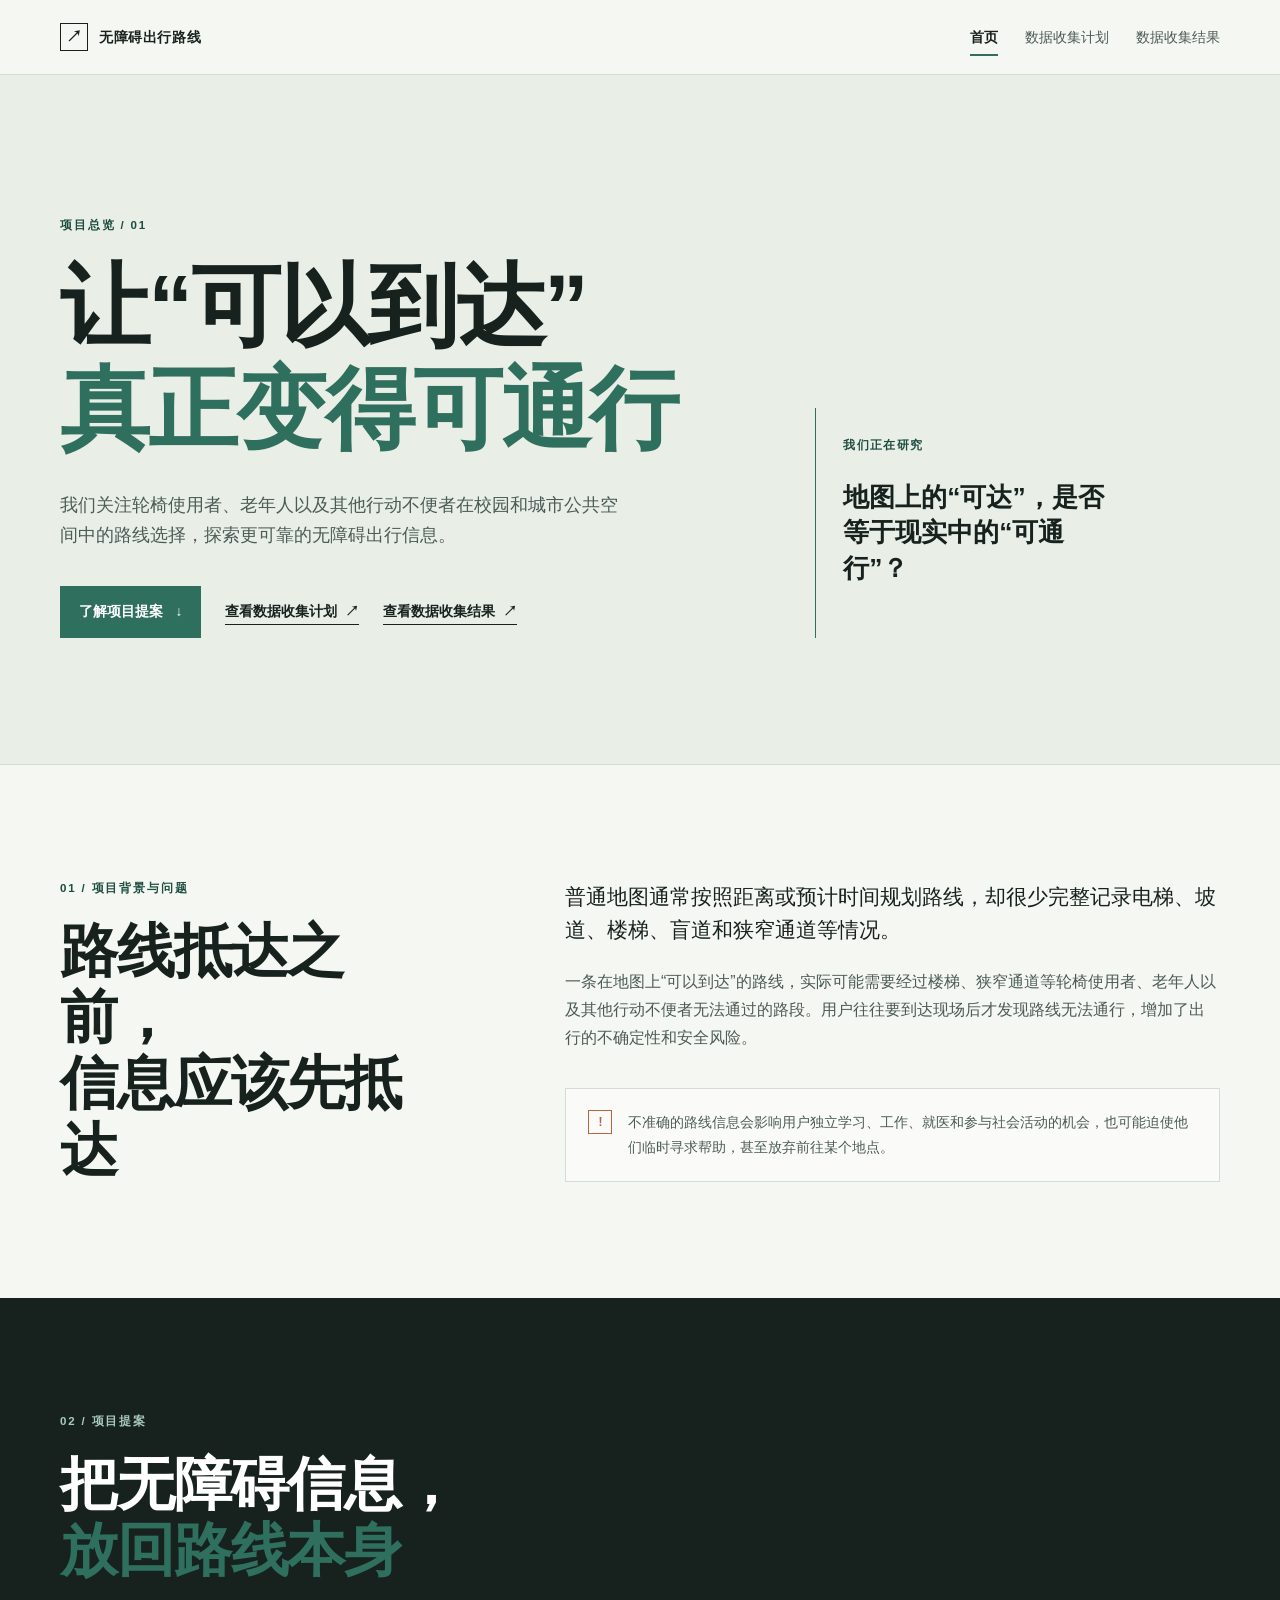
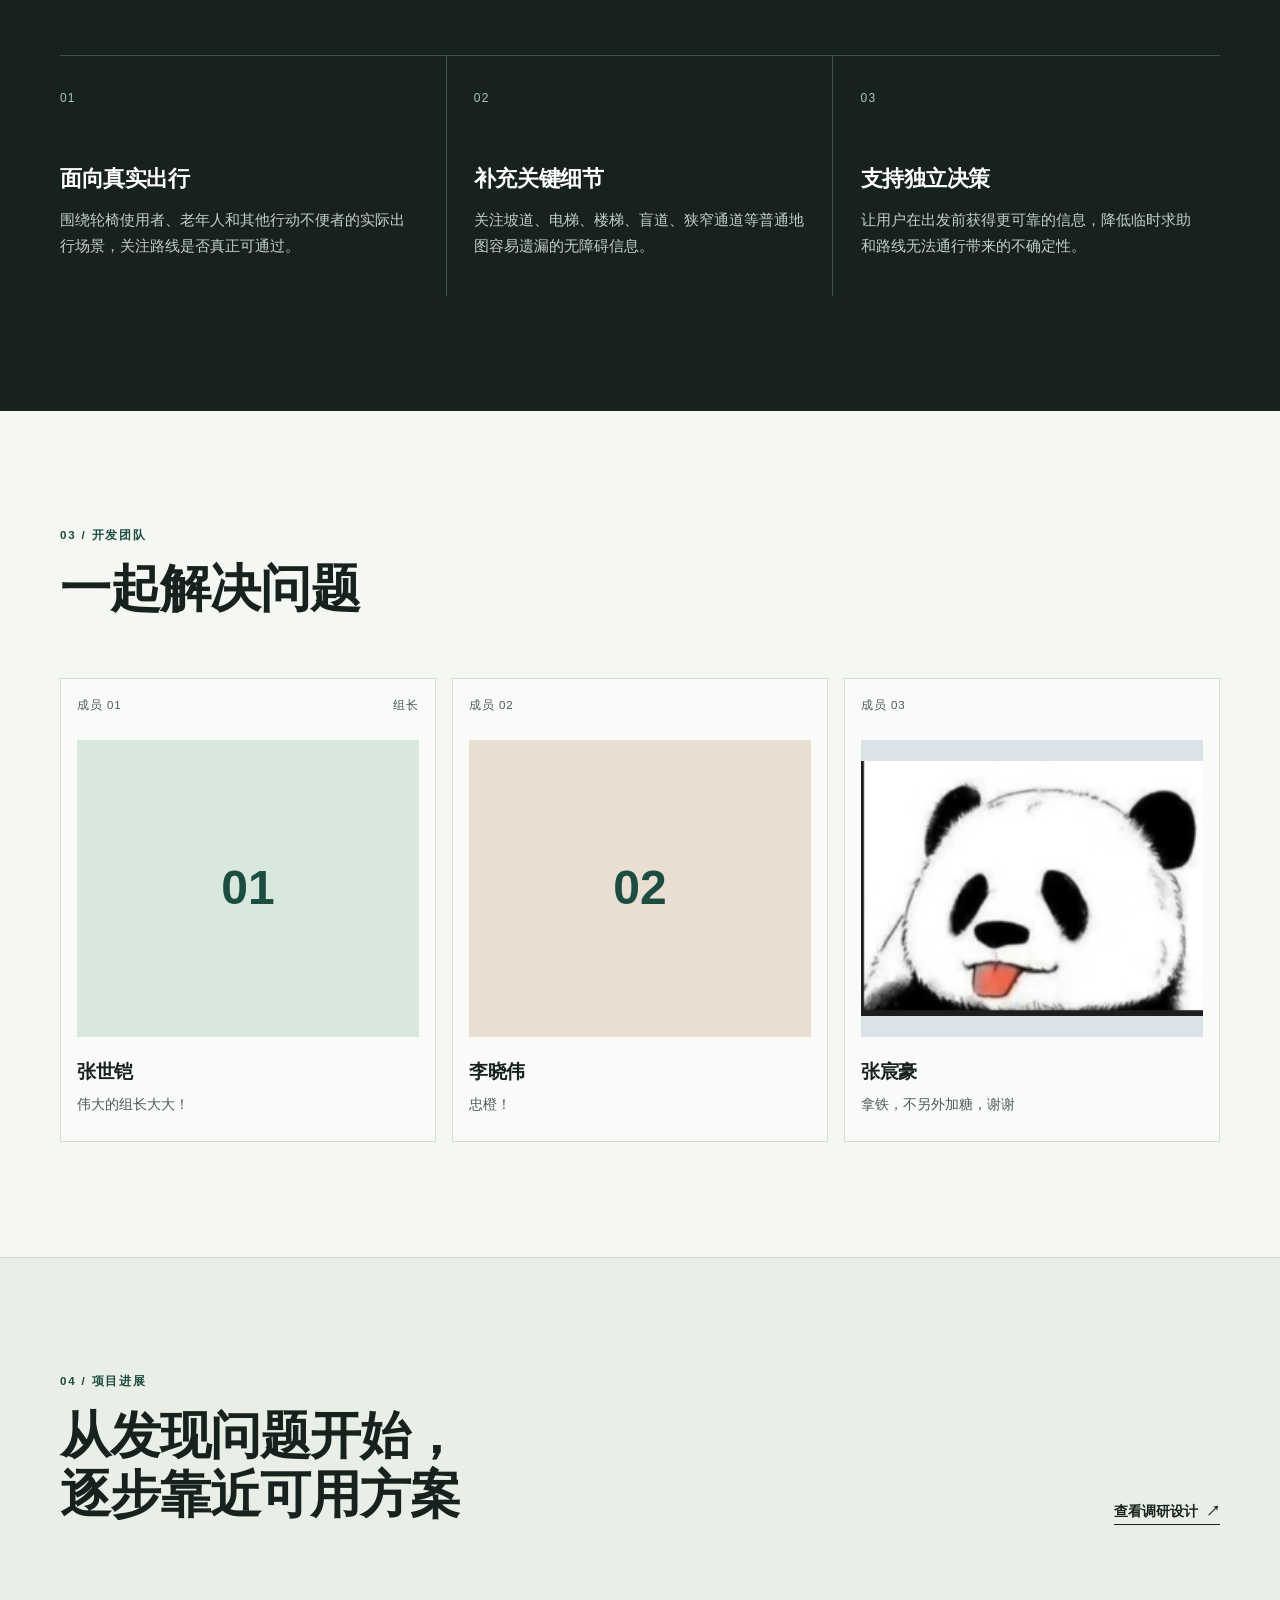
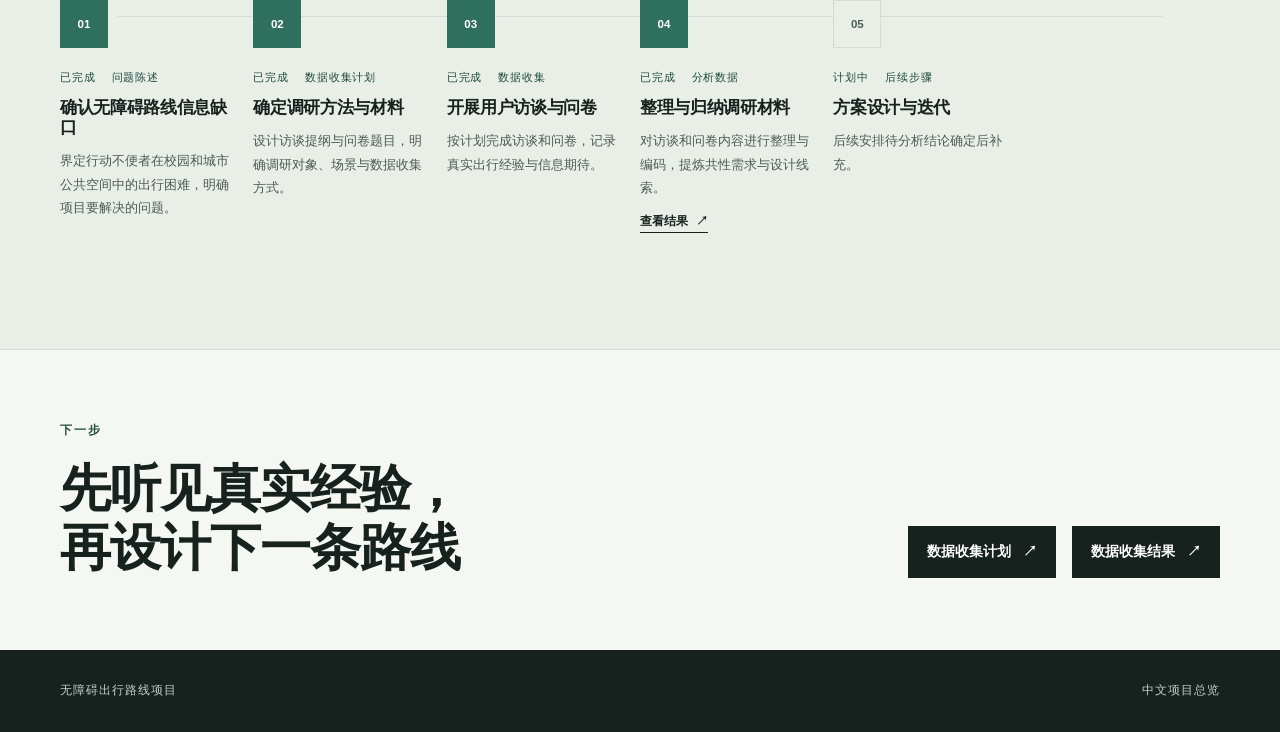
<file: index.html>
<!doctype html>
<html lang="zh-CN">

<head>
	<meta charset="utf-8">
	<meta name="viewport" content="width=device-width, initial-scale=1">
	<meta name="description" content="无障碍出行路线信息项目介绍、数据收集计划与数据收集结果。">
	<title>无障碍出行路线 | 项目档案</title>
	<link rel="stylesheet" href="assets/css/styles.css">
</head>

<body>
	<a class="skip-link" href="#main-content">跳转到主要内容</a>
	<header class="site-header">
		<div class="container header-inner">
			<a class="site-mark" href="index.html" aria-label="返回项目首页">
				<span class="site-mark-symbol" aria-hidden="true">↗</span>
				<span>无障碍出行路线</span>
			</a>
			<nav class="site-nav" aria-label="主要导航">
				<a class="nav-link is-active" href="index.html" aria-current="page">首页</a>
				<a class="nav-link" href="research-plan.html">数据收集计划</a>
				<a class="nav-link" href="data-results.html">数据收集结果</a>
			</nav>
		</div>
	</header>

	<main id="main-content">
		<section class="hero-section">
			<div class="container hero-grid">
				<div class="hero-copy">
					<p class="eyebrow">项目总览 / 01</p>
					<h1>让“可以到达”<br><em>真正变得可通行</em></h1>
					<p class="hero-summary">我们关注轮椅使用者、老年人以及其他行动不便者在校园和城市公共空间中的路线选择，探索更可靠的无障碍出行信息。</p>
					<div class="hero-actions">
						<a class="button button-primary" href="#project-proposal">了解项目提案 <span
								aria-hidden="true">↓</span></a>
						<a class="text-link" href="research-plan.html">查看数据收集计划 <span aria-hidden="true">↗</span></a>
						<a class="text-link" href="data-results.html">查看数据收集结果 <span aria-hidden="true">↗</span></a>
					</div>
				</div>
				<div class="hero-note" aria-label="项目摘要">
					<span class="note-label">我们正在研究</span>
					<p>地图上的“可达”，是否等于现实中的“可通行”？</p>
				</div>
			</div>
		</section>

		<section class="section section-paper" id="problem">
			<div class="container split-layout">
				<div class="section-heading">
					<p class="eyebrow">01 / 项目背景与问题</p>
					<h2>路线抵达之前，<br>信息应该先抵达</h2>
				</div>
				<div class="section-body prose">
					<p class="lead">普通地图通常按照距离或预计时间规划路线，却很少完整记录电梯、坡道、楼梯、盲道和狭窄通道等情况。</p>
					<p>一条在地图上“可以到达”的路线，实际可能需要经过楼梯、狭窄通道等轮椅使用者、老年人以及其他行动不便者无法通过的路段。用户往往要到达现场后才发现路线无法通行，增加了出行的不确定性和安全风险。
					</p>
					<div class="callout">
						<span class="callout-mark" aria-hidden="true">!</span>
						<p>不准确的路线信息会影响用户独立学习、工作、就医和参与社会活动的机会，也可能迫使他们临时寻求帮助，甚至放弃前往某个地点。</p>
					</div>
				</div>
			</div>
		</section>

		<section class="section section-ink" id="project-proposal">
			<div class="container">
				<div class="section-heading section-heading-wide">
					<p class="eyebrow eyebrow-light">02 / 项目提案</p>
					<h2>把无障碍信息，<br><em>放回路线本身</em></h2>
				</div>
				<div class="proposal-grid">
					<article class="proposal-item">
						<span class="proposal-number">01</span>
						<h3>面向真实出行</h3>
						<p>围绕轮椅使用者、老年人和其他行动不便者的实际出行场景，关注路线是否真正可通过。</p>
					</article>
					<article class="proposal-item">
						<span class="proposal-number">02</span>
						<h3>补充关键细节</h3>
						<p>关注坡道、电梯、楼梯、盲道、狭窄通道等普通地图容易遗漏的无障碍信息。</p>
					</article>
					<article class="proposal-item">
						<span class="proposal-number">03</span>
						<h3>支持独立决策</h3>
						<p>让用户在出发前获得更可靠的信息，降低临时求助和路线无法通行带来的不确定性。</p>
					</article>
				</div>
			</div>
		</section>

		<section class="section section-paper" id="team">
			<div class="container">
				<div class="section-heading section-heading-inline">
					<div>
						<p class="eyebrow">03 / 开发团队</p>
						<h2>一起解决问题</h2>
					</div>
				</div>
				<div class="team-grid">
					<article class="member-card">
						<div class="member-topline"><span>成员 01</span><span>组长</span></div>
						<div class="member-avatar-wrap">
							<div class="member-avatar member-avatar-a" role="img" aria-label="成员 01 头像占位">01</div>
						</div>
						<h3>张世铠</h3>
						<p>伟大的组长大大！</p>
					</article>
					<article class="member-card">
						<div class="member-topline"><span>成员 02</span></div>
						<div class="member-avatar-wrap">
							<div class="member-avatar member-avatar-b" role="img" aria-label="成员 02 头像占位">02</div>
						</div>
						<h3>李晓伟</h3>
						<p>忠橙！</p>
					</article>
					<article class="member-card">
						<div class="member-topline"><span>成员 03</span></div>
						<div class="member-avatar-wrap">
							<img class="member-avatar-image" src="assets/images/team-member-03.jpg" alt="成员 03 张宸豪的头像">
						</div>
						<h3>张宸豪</h3>
						<p>拿铁，不另外加糖，谢谢</p>
					</article>
				</div>
			</div>
		</section>

		<section class="section section-warm" id="progress">
			<div class="container">
				<div class="section-heading section-heading-inline">
					<div>
						<p class="eyebrow">04 / 项目进展</p>
						<h2>从发现问题开始，<br>逐步靠近可用方案</h2>
					</div>
					<a class="text-link" href="research-plan.html">查看调研设计 <span aria-hidden="true">↗</span></a>
				</div>
				<ol class="timeline">
					<li class="timeline-item is-complete">
						<div class="timeline-marker"><span>01</span></div>
						<div class="timeline-content">
							<div class="timeline-meta"><span>已完成</span><span>问题陈述</span></div>
							<h3>确认无障碍路线信息缺口</h3>
							<p>界定行动不便者在校园和城市公共空间中的出行困难，明确项目要解决的问题。</p>
						</div>
					</li>
					<li class="timeline-item is-complete">
						<div class="timeline-marker"><span>02</span></div>
						<div class="timeline-content">
							<div class="timeline-meta"><span>已完成</span><span>数据收集计划</span></div>
							<h3>确定调研方法与材料</h3>
							<p>设计访谈提纲与问卷题目，明确调研对象、场景与数据收集方式。</p>
						</div>
					</li>
					<li class="timeline-item is-complete">
						<div class="timeline-marker"><span>03</span></div>
						<div class="timeline-content">
							<div class="timeline-meta"><span>已完成</span><span>数据收集</span></div>
							<h3>开展用户访谈与问卷</h3>
							<p>按计划完成访谈和问卷，记录真实出行经验与信息期待。</p>
						</div>
					</li>
					<li class="timeline-item is-complete">
						<div class="timeline-marker"><span>04</span></div>
						<div class="timeline-content">
							<div class="timeline-meta"><span>已完成</span><span>分析数据</span></div>
							<h3>整理与归纳调研材料</h3>
							<p>对访谈和问卷内容进行整理与编码，提炼共性需求与设计线索。</p>
							<a class="text-link timeline-link" href="data-results.html">查看结果 <span aria-hidden="true">↗</span></a>
						</div>
					</li>
					<li class="timeline-item">
						<div class="timeline-marker"><span>05</span></div>
						<div class="timeline-content">
							<div class="timeline-meta"><span>计划中</span><span>后续步骤</span></div>
							<h3>方案设计与迭代</h3>
							<p>后续安排待分析结论确定后补充。</p>
						</div>
					</li>
				</ol>
			</div>
		</section>

		<section class="section section-paper section-cta">
			<div class="container cta-panel">
				<div>
					<p class="eyebrow">下一步</p>
					<h2>先听见真实经验，<br>再设计下一条路线</h2>
				</div>
				<div class="cta-actions">
					<a class="button button-dark" href="research-plan.html">数据收集计划 <span aria-hidden="true">↗</span></a>
					<a class="button button-dark" href="data-results.html">数据收集结果 <span aria-hidden="true">↗</span></a>
				</div>
			</div>
		</section>
	</main>

	<footer class="site-footer">
		<div class="container footer-inner"><span>无障碍出行路线项目</span><span>中文项目总览</span></div>
	</footer>
</body>

</html>
</file>
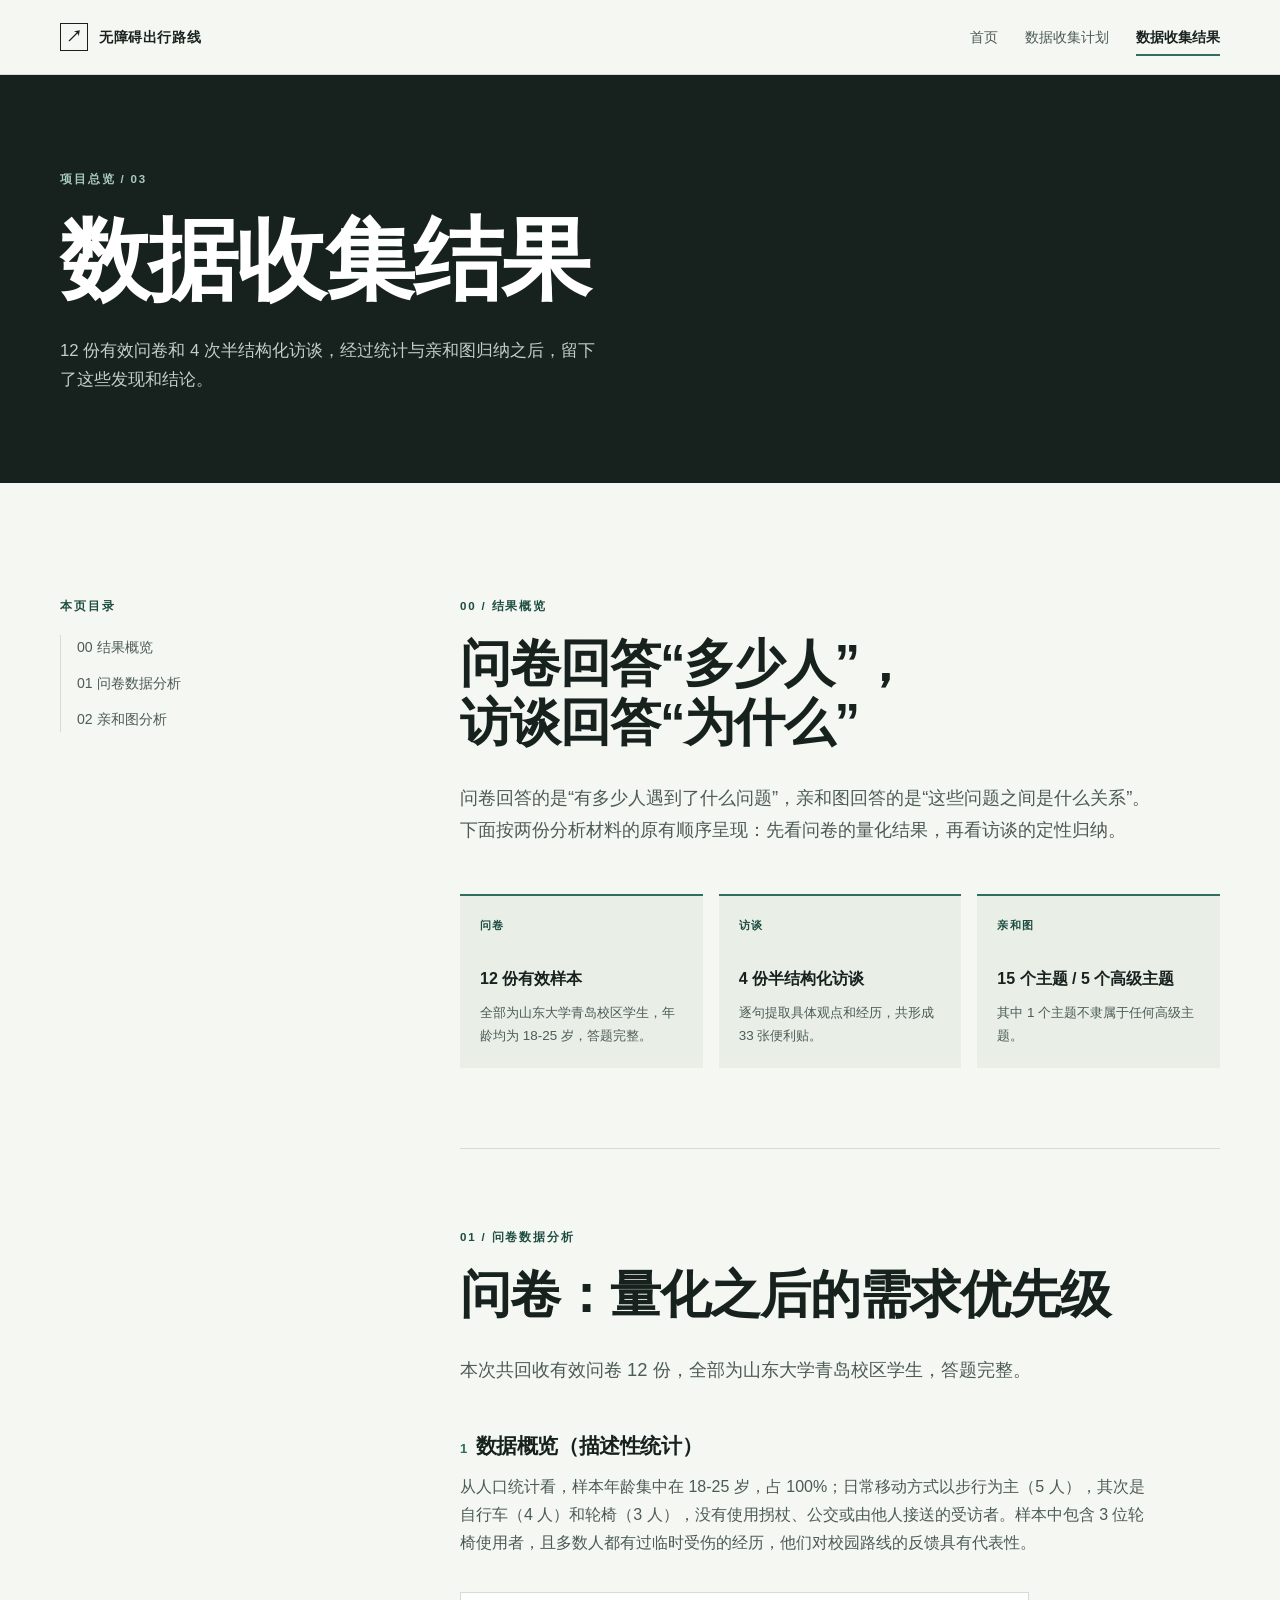
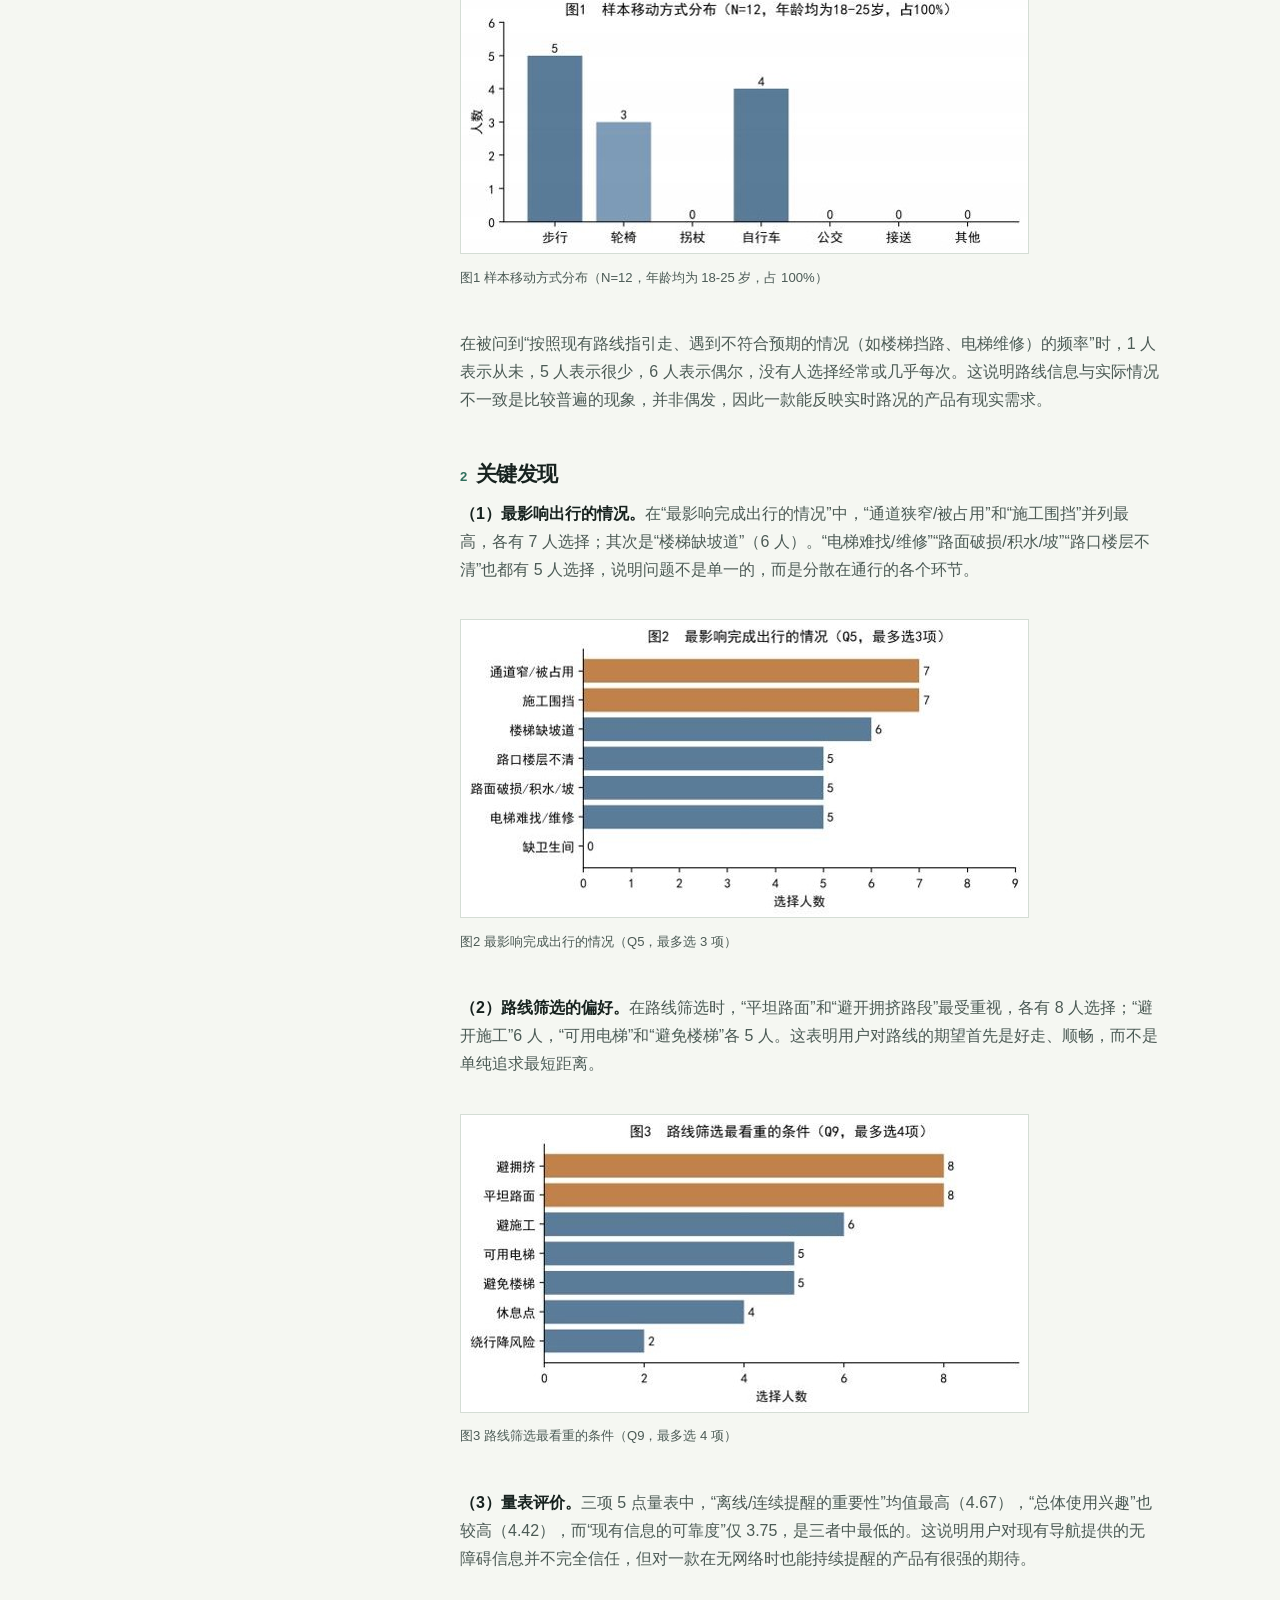
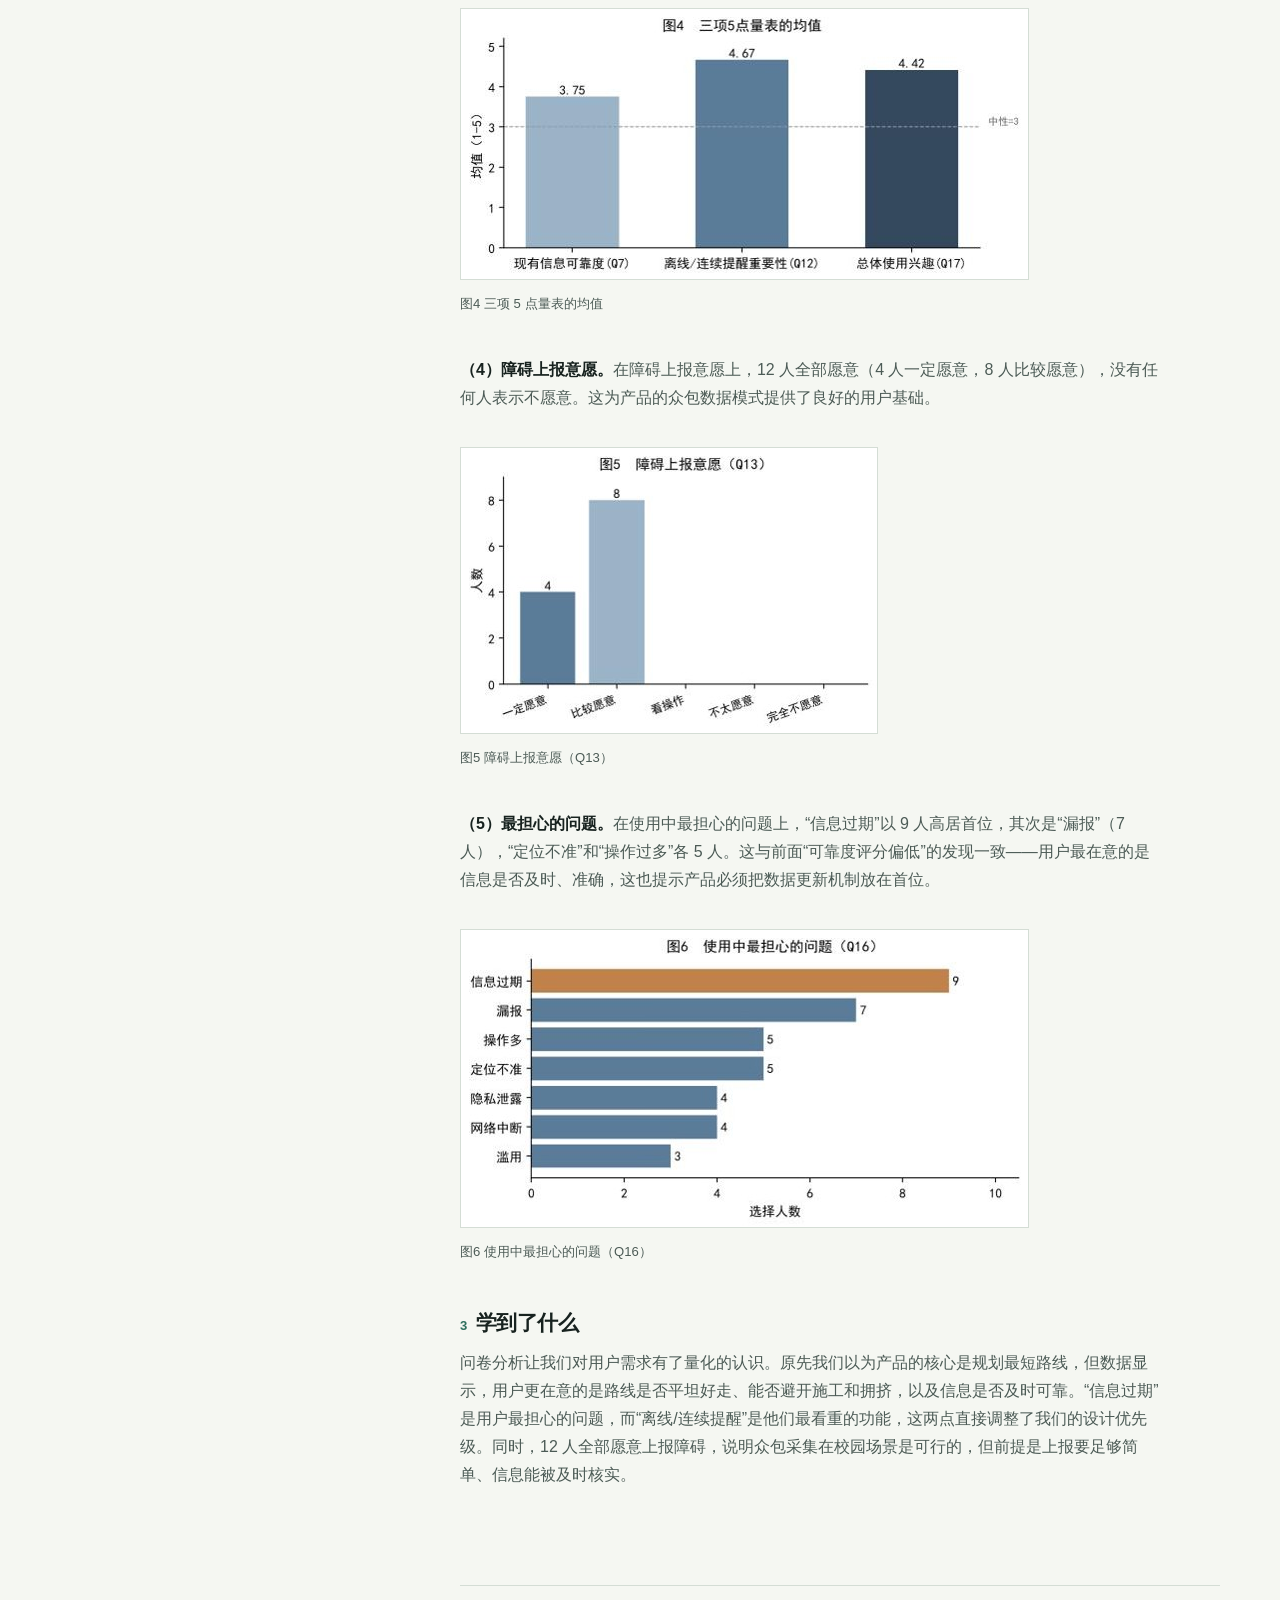
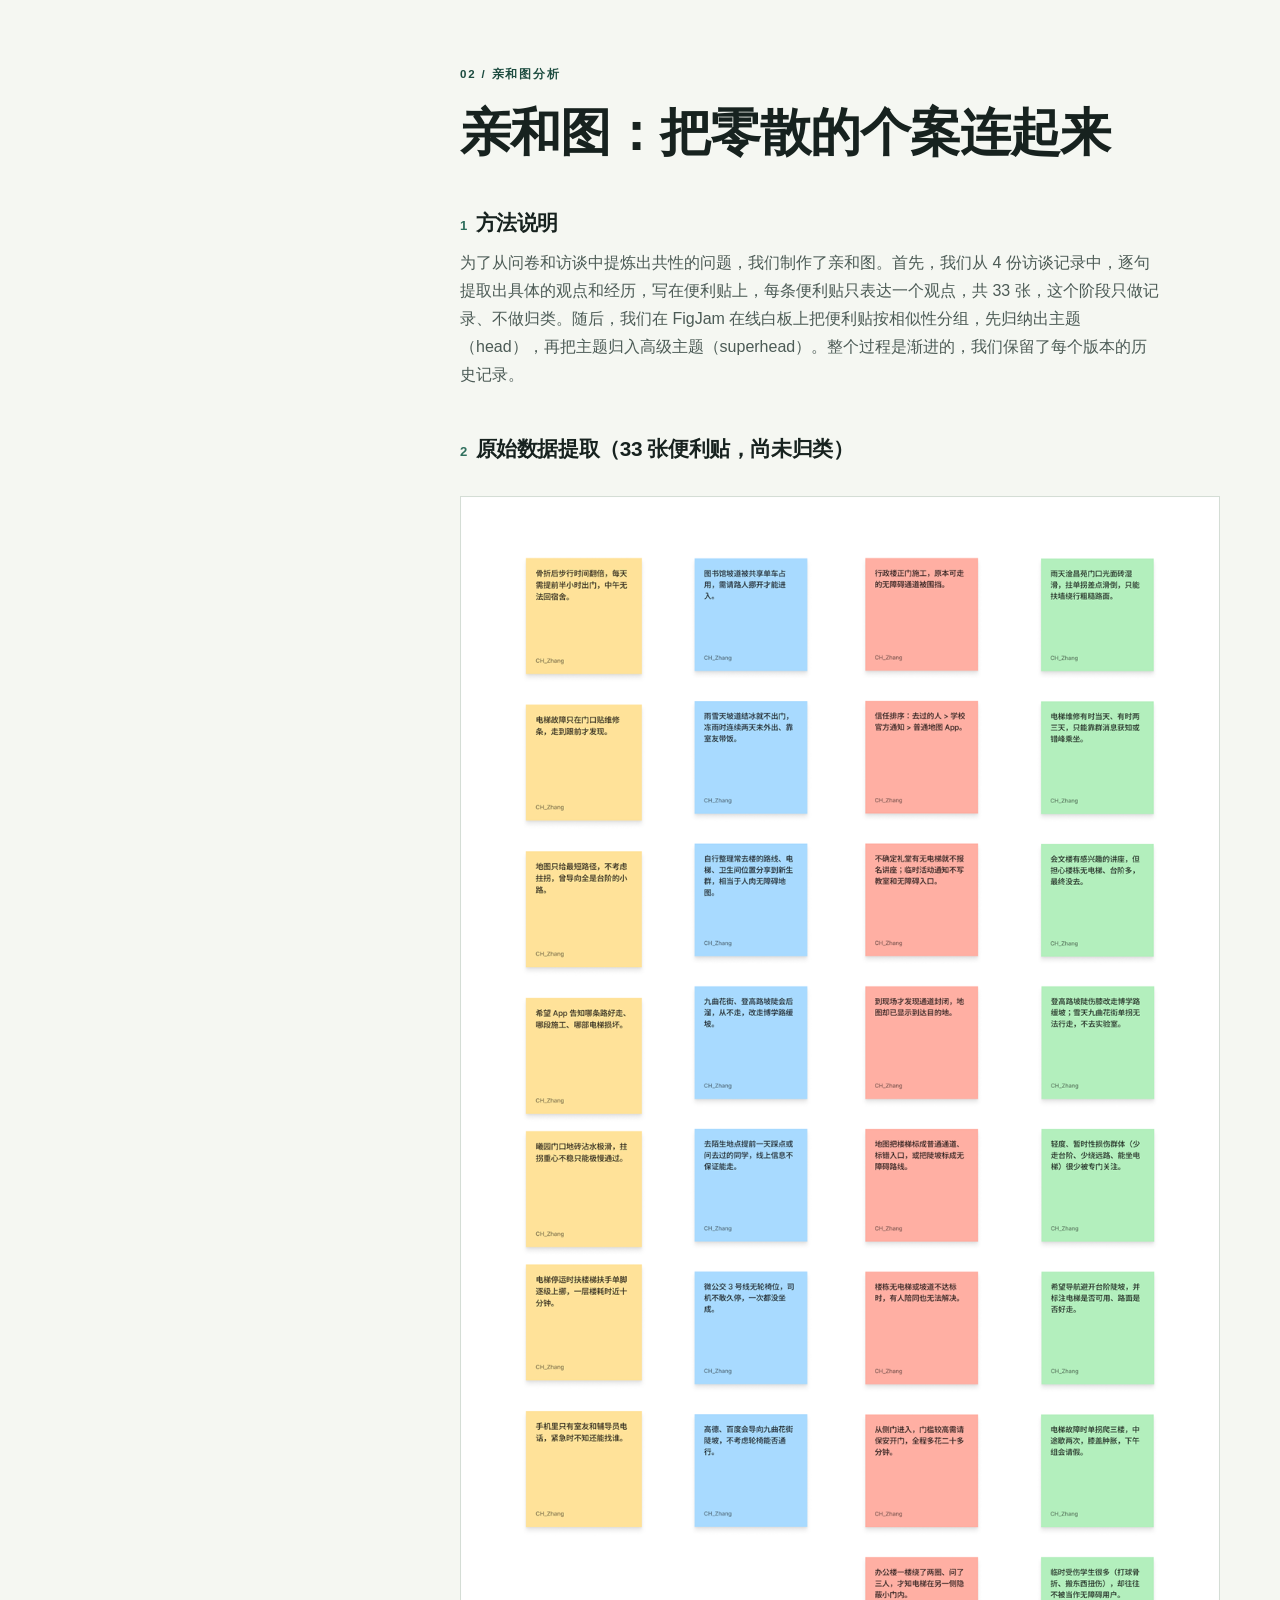
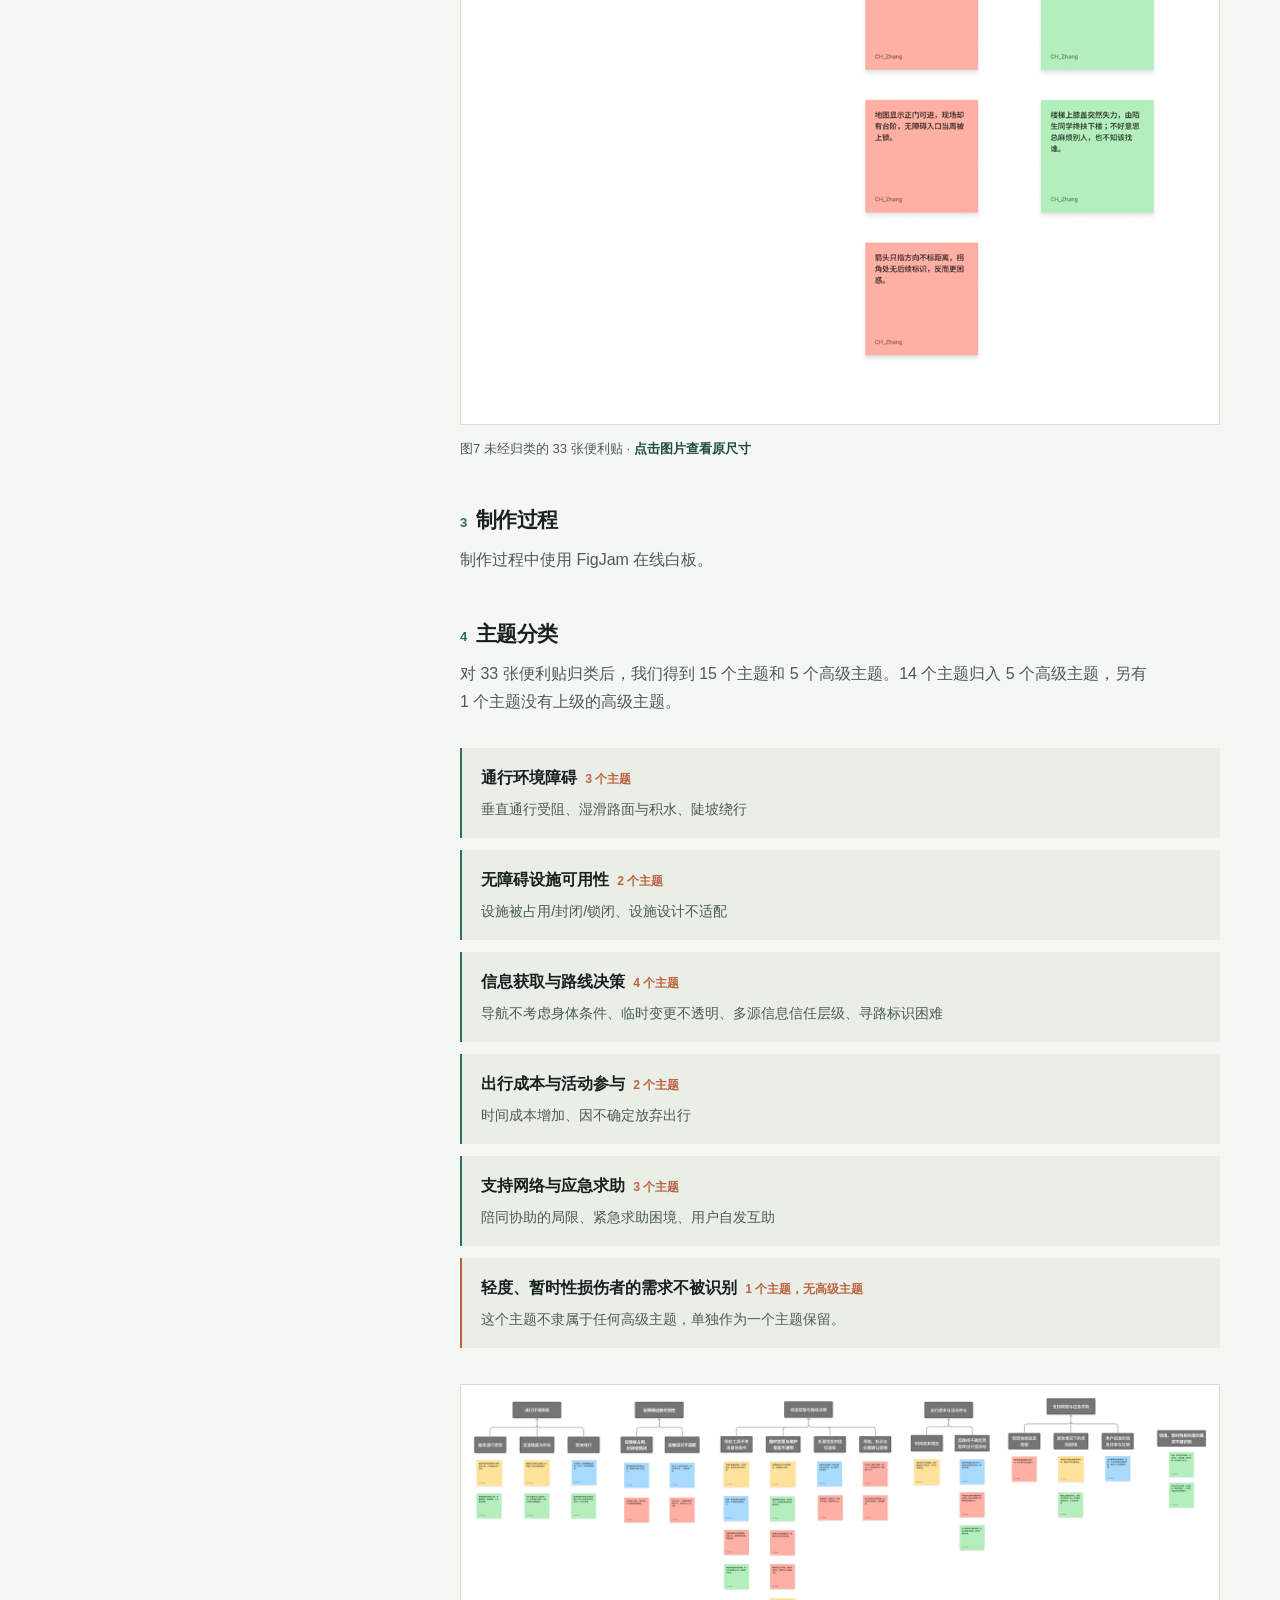
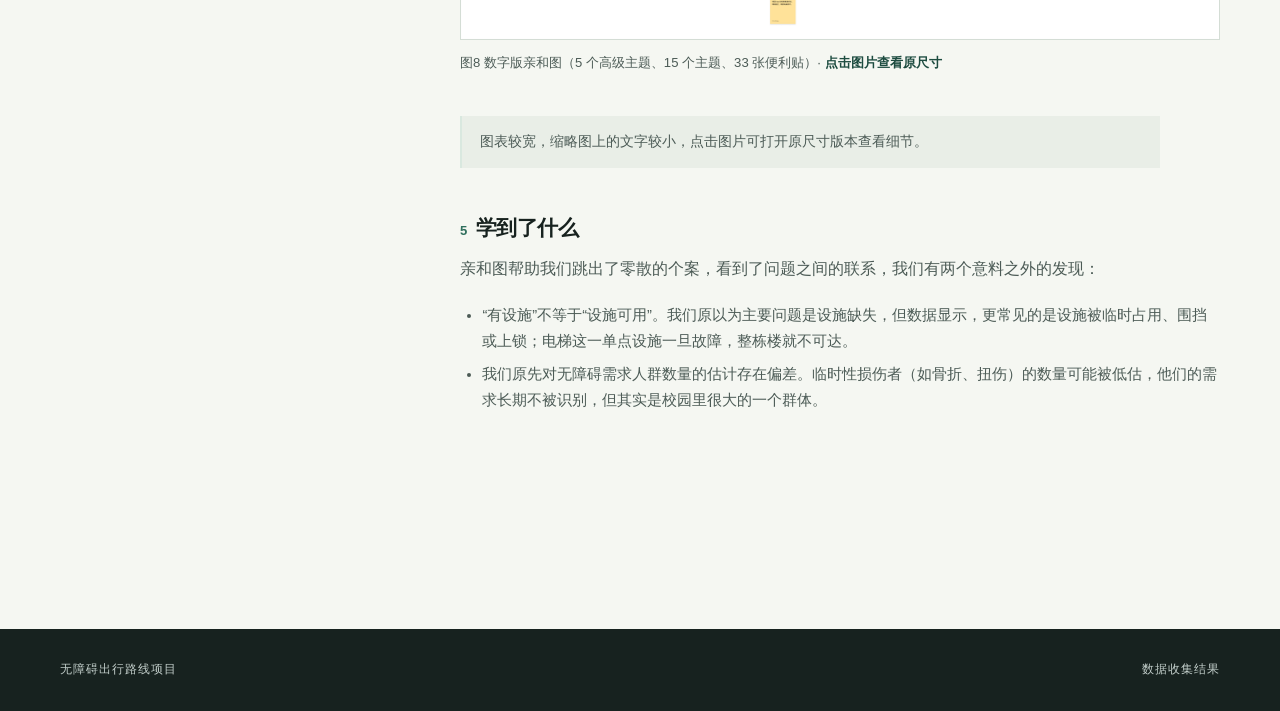
<file: data-results.html>
<!doctype html>
<html lang="zh-CN">

<head>
	<meta charset="utf-8">
	<meta name="viewport" content="width=device-width, initial-scale=1">
	<meta name="description" content="无障碍出行路线项目的数据收集结果，包括问卷数据分析和亲和图分析的发现与结论。">
	<title>数据收集结果 | 无障碍出行路线</title>
	<link rel="stylesheet" href="assets/css/styles.css">
</head>

<body>
	<a class="skip-link" href="#main-content">跳转到主要内容</a>
	<header class="site-header">
		<div class="container header-inner">
			<a class="site-mark" href="index.html" aria-label="返回项目首页">
				<span class="site-mark-symbol" aria-hidden="true">↗</span>
				<span>无障碍出行路线</span>
			</a>
			<nav class="site-nav" aria-label="主要导航">
				<a class="nav-link" href="index.html">首页</a>
				<a class="nav-link" href="research-plan.html">数据收集计划</a>
				<a class="nav-link is-active" href="data-results.html" aria-current="page">数据收集结果</a>
			</nav>
		</div>
	</header>

	<main id="main-content">
		<section class="page-intro section-ink">
			<div class="container page-intro-inner">
				<div>
					<p class="eyebrow eyebrow-light">项目总览 / 03</p>
					<h1>数据收集结果</h1>
					<p>12 份有效问卷和 4 次半结构化访谈，经过统计与亲和图归纳之后，留下了这些发现和结论。</p>
				</div>
			</div>
		</section>

		<section class="section section-paper">
			<div class="container research-layout">
				<aside class="research-nav" aria-label="本页目录">
					<p class="eyebrow">本页目录</p>
					<nav>
						<a href="#results-overview">00 结果概览</a>
						<a href="#survey-analysis">01 问卷数据分析</a>
						<a href="#affinity-analysis">02 亲和图分析</a>
					</nav>
				</aside>
				<div class="research-content">
					<section id="results-overview" class="research-section">
						<p class="eyebrow">00 / 结果概览</p>
						<h2>问卷回答“多少人”，<br>访谈回答“为什么”</h2>
						<p class="lead">
							问卷回答的是“有多少人遇到了什么问题”，亲和图回答的是“这些问题之间是什么关系”。下面按两份分析材料的原有顺序呈现：先看问卷的量化结果，再看访谈的定性归纳。
						</p>
						<div class="research-facts">
							<div><span>问卷</span><strong>12 份有效样本</strong>
								<p>全部为山东大学青岛校区学生，年龄均为 18-25 岁，答题完整。</p>
							</div>
							<div><span>访谈</span><strong>4 份半结构化访谈</strong>
								<p>逐句提取具体观点和经历，共形成 33 张便利贴。</p>
							</div>
							<div><span>亲和图</span><strong>15 个主题 / 5 个高级主题</strong>
								<p>其中 1 个主题不隶属于任何高级主题。</p>
							</div>
						</div>
					</section>

					<section id="survey-analysis" class="research-section bordered-section">
						<p class="eyebrow">01 / 问卷数据分析</p>
						<h2>问卷：量化之后的需求优先级</h2>
						<p class="lead">本次共回收有效问卷 12 份，全部为山东大学青岛校区学生，答题完整。</p>

						<div class="result-subsection">
							<h3><span class="subsection-index">1</span>数据概览（描述性统计）</h3>
							<p>
								从人口统计看，样本年龄集中在 18-25 岁，占 100%；日常移动方式以步行为主（5 人），其次是自行车（4 人）和轮椅（3 人），没有使用拐杖、公交或由他人接送的受访者。样本中包含 3 位轮椅使用者，且多数人都有过临时受伤的经历，他们对校园路线的反馈具有代表性。
							</p>
							<figure class="result-figure">
								<img src="assets/images/results-fig-01.jpg" alt="柱状图：样本移动方式分布。步行 5 人、轮椅 3 人、自行车 4 人，拐杖、公交、接送及其他均为 0 人。" width="567" height="260" loading="lazy">
								<figcaption>图1 样本移动方式分布（N=12，年龄均为 18-25 岁，占 100%）</figcaption>
							</figure>
							<p>
								在被问到“按照现有路线指引走、遇到不符合预期的情况（如楼梯挡路、电梯维修）的频率”时，1 人表示从未，5 人表示很少，6 人表示偶尔，没有人选择经常或几乎每次。这说明路线信息与实际情况不一致是比较普遍的现象，并非偶发，因此一款能反映实时路况的产品有现实需求。
							</p>
						</div>

						<div class="result-subsection">
							<h3><span class="subsection-index">2</span>关键发现</h3>

							<p><strong>（1）最影响出行的情况。</strong>在“最影响完成出行的情况”中，“通道狭窄/被占用”和“施工围挡”并列最高，各有 7 人选择；其次是“楼梯缺坡道”（6 人）。“电梯难找/维修”“路面破损/积水/坡”“路口楼层不清”也都有 5 人选择，说明问题不是单一的，而是分散在通行的各个环节。</p>
							<figure class="result-figure">
								<img src="assets/images/results-fig-02.jpg" alt="条形图：最影响完成出行的情况。通道窄或被占用 7 人、施工围挡 7 人、楼梯缺坡道 6 人、路口楼层不清 5 人、路面破损积水或坡 5 人、电梯难找或维修 5 人、缺卫生间 0 人。" width="567" height="297" loading="lazy">
								<figcaption>图2 最影响完成出行的情况（Q5，最多选 3 项）</figcaption>
							</figure>

							<p><strong>（2）路线筛选的偏好。</strong>在路线筛选时，“平坦路面”和“避开拥挤路段”最受重视，各有 8 人选择；“避开施工”6 人，“可用电梯”和“避免楼梯”各 5 人。这表明用户对路线的期望首先是好走、顺畅，而不是单纯追求最短距离。</p>
							<figure class="result-figure">
								<img src="assets/images/results-fig-03.jpg" alt="条形图：路线筛选最看重的条件。避拥挤 8 人、平坦路面 8 人、避施工 6 人、可用电梯 5 人、避免楼梯 5 人、休息点 4 人、绕行降风险 2 人。" width="567" height="297" loading="lazy">
								<figcaption>图3 路线筛选最看重的条件（Q9，最多选 4 项）</figcaption>
							</figure>

							<p><strong>（3）量表评价。</strong>三项 5 点量表中，“离线/连续提醒的重要性”均值最高（4.67），“总体使用兴趣”也较高（4.42），而“现有信息的可靠度”仅 3.75，是三者中最低的。这说明用户对现有导航提供的无障碍信息并不完全信任，但对一款在无网络时也能持续提醒的产品有很强的期待。</p>
							<figure class="result-figure">
								<img src="assets/images/results-fig-04.jpg" alt="柱状图：三项 5 点量表均值。现有信息可靠度 3.75、离线或连续提醒重要性 4.67、总体使用兴趣 4.42，中性值为 3。" width="567" height="270" loading="lazy">
								<figcaption>图4 三项 5 点量表的均值</figcaption>
							</figure>

							<p><strong>（4）障碍上报意愿。</strong>在障碍上报意愿上，12 人全部愿意（4 人一定愿意，8 人比较愿意），没有任何人表示不愿意。这为产品的众包数据模式提供了良好的用户基础。</p>
							<figure class="result-figure">
								<img src="assets/images/results-fig-05.jpg" alt="柱状图：障碍上报意愿。一定愿意 4 人、比较愿意 8 人，其余选项均为 0 人。" width="416" height="285" loading="lazy">
								<figcaption>图5 障碍上报意愿（Q13）</figcaption>
							</figure>

							<p><strong>（5）最担心的问题。</strong>在使用中最担心的问题上，“信息过期”以 9 人高居首位，其次是“漏报”（7 人），“定位不准”和“操作过多”各 5 人。这与前面“可靠度评分偏低”的发现一致——用户最在意的是信息是否及时、准确，这也提示产品必须把数据更新机制放在首位。</p>
							<figure class="result-figure">
								<img src="assets/images/results-fig-06.jpg" alt="条形图：使用中最担心的问题。信息过期 9 人、漏报 7 人、操作多 5 人、定位不准 5 人、隐私泄露 4 人、网络中断 4 人、滥用 3 人。" width="567" height="297" loading="lazy">
								<figcaption>图6 使用中最担心的问题（Q16）</figcaption>
							</figure>
						</div>

						<div class="result-subsection">
							<h3><span class="subsection-index">3</span>学到了什么</h3>
							<p>
								问卷分析让我们对用户需求有了量化的认识。原先我们以为产品的核心是规划最短路线，但数据显示，用户更在意的是路线是否平坦好走、能否避开施工和拥挤，以及信息是否及时可靠。“信息过期”是用户最担心的问题，而“离线/连续提醒”是他们最看重的功能，这两点直接调整了我们的设计优先级。同时，12 人全部愿意上报障碍，说明众包采集在校园场景是可行的，但前提是上报要足够简单、信息能被及时核实。
							</p>
						</div>
					</section>

					<section id="affinity-analysis" class="research-section bordered-section">
						<p class="eyebrow">02 / 亲和图分析</p>
						<h2>亲和图：把零散的个案连起来</h2>

						<div class="result-subsection">
							<h3><span class="subsection-index">1</span>方法说明</h3>
							<p>
								为了从问卷和访谈中提炼出共性的问题，我们制作了亲和图。首先，我们从 4 份访谈记录中，逐句提取出具体的观点和经历，写在便利贴上，每条便利贴只表达一个观点，共 33 张，这个阶段只做记录、不做归类。随后，我们在 FigJam 在线白板上把便利贴按相似性分组，先归纳出主题（head），再把主题归入高级主题（superhead）。整个过程是渐进的，我们保留了每个版本的历史记录。
							</p>
						</div>

						<div class="result-subsection">
							<h3><span class="subsection-index">2</span>原始数据提取（33 张便利贴，尚未归类）</h3>
							<figure class="result-figure result-figure-long">
								<a class="result-figure-link" href="assets/images/results-fig-07.png" target="_blank" rel="noopener">
									<img src="assets/images/results-fig-07-thumb.png" alt="FigJam 白板截图：33 张便利贴分四列排列，尚未归类，每条记录一段具体的出行经历。" width="1000" height="2015" loading="lazy">
								</a>
								<figcaption>图7 未经归类的 33 张便利贴 · <span>点击图片查看原尺寸</span></figcaption>
							</figure>
						</div>

						<div class="result-subsection">
							<h3><span class="subsection-index">3</span>制作过程</h3>
							<p>制作过程中使用 FigJam 在线白板。</p>
						</div>

						<div class="result-subsection">
							<h3><span class="subsection-index">4</span>主题分类</h3>
							<p>对 33 张便利贴归类后，我们得到 15 个主题和 5 个高级主题。14 个主题归入 5 个高级主题，另有 1 个主题没有上级的高级主题。</p>
							<ul class="theme-list">
								<li>
									<strong>通行环境障碍<span class="theme-count">3 个主题</span></strong>
									<p>垂直通行受阻、湿滑路面与积水、陡坡绕行</p>
								</li>
								<li>
									<strong>无障碍设施可用性<span class="theme-count">2 个主题</span></strong>
									<p>设施被占用/封闭/锁闭、设施设计不适配</p>
								</li>
								<li>
									<strong>信息获取与路线决策<span class="theme-count">4 个主题</span></strong>
									<p>导航不考虑身体条件、临时变更不透明、多源信息信任层级、寻路标识困难</p>
								</li>
								<li>
									<strong>出行成本与活动参与<span class="theme-count">2 个主题</span></strong>
									<p>时间成本增加、因不确定放弃出行</p>
								</li>
								<li>
									<strong>支持网络与应急求助<span class="theme-count">3 个主题</span></strong>
									<p>陪同协助的局限、紧急求助困境、用户自发互助</p>
								</li>
								<li class="is-standalone">
									<strong>轻度、暂时性损伤者的需求不被识别<span class="theme-count">1 个主题，无高级主题</span></strong>
									<p>这个主题不隶属于任何高级主题，单独作为一个主题保留。</p>
								</li>
							</ul>
							<figure class="result-figure result-figure-long">
								<a class="result-figure-link" href="assets/images/results-fig-08.png" target="_blank" rel="noopener">
									<img src="assets/images/results-fig-08-thumb.png" alt="亲和图：33 张便利贴归入 5 个高级主题和 15 个主题，右侧另有 1 个不属于任何高级主题的主题。" width="1600" height="536" loading="lazy">
								</a>
								<figcaption>图8 数字版亲和图（5 个高级主题、15 个主题、33 张便利贴）· <span>点击图片查看原尺寸</span></figcaption>
							</figure>
							<p class="figure-note">图表较宽，缩略图上的文字较小，点击图片可打开原尺寸版本查看细节。</p>
						</div>

						<div class="result-subsection">
							<h3><span class="subsection-index">5</span>学到了什么</h3>
							<p>亲和图帮助我们跳出了零散的个案，看到了问题之间的联系，我们有两个意料之外的发现：</p>
							<ul class="closing-list">
								<li>“有设施”不等于“设施可用”。我们原以为主要问题是设施缺失，但数据显示，更常见的是设施被临时占用、围挡或上锁；电梯这一单点设施一旦故障，整栋楼就不可达。</li>
								<li>我们原先对无障碍需求人群数量的估计存在偏差。临时性损伤者（如骨折、扭伤）的数量可能被低估，他们的需求长期不被识别，但其实是校园里很大的一个群体。</li>
							</ul>
						</div>
					</section>
				</div>
			</div>
		</section>
	</main>

	<footer class="site-footer">
		<div class="container footer-inner"><span>无障碍出行路线项目</span><span>数据收集结果</span></div>
	</footer>
</body>

</html>
</file>
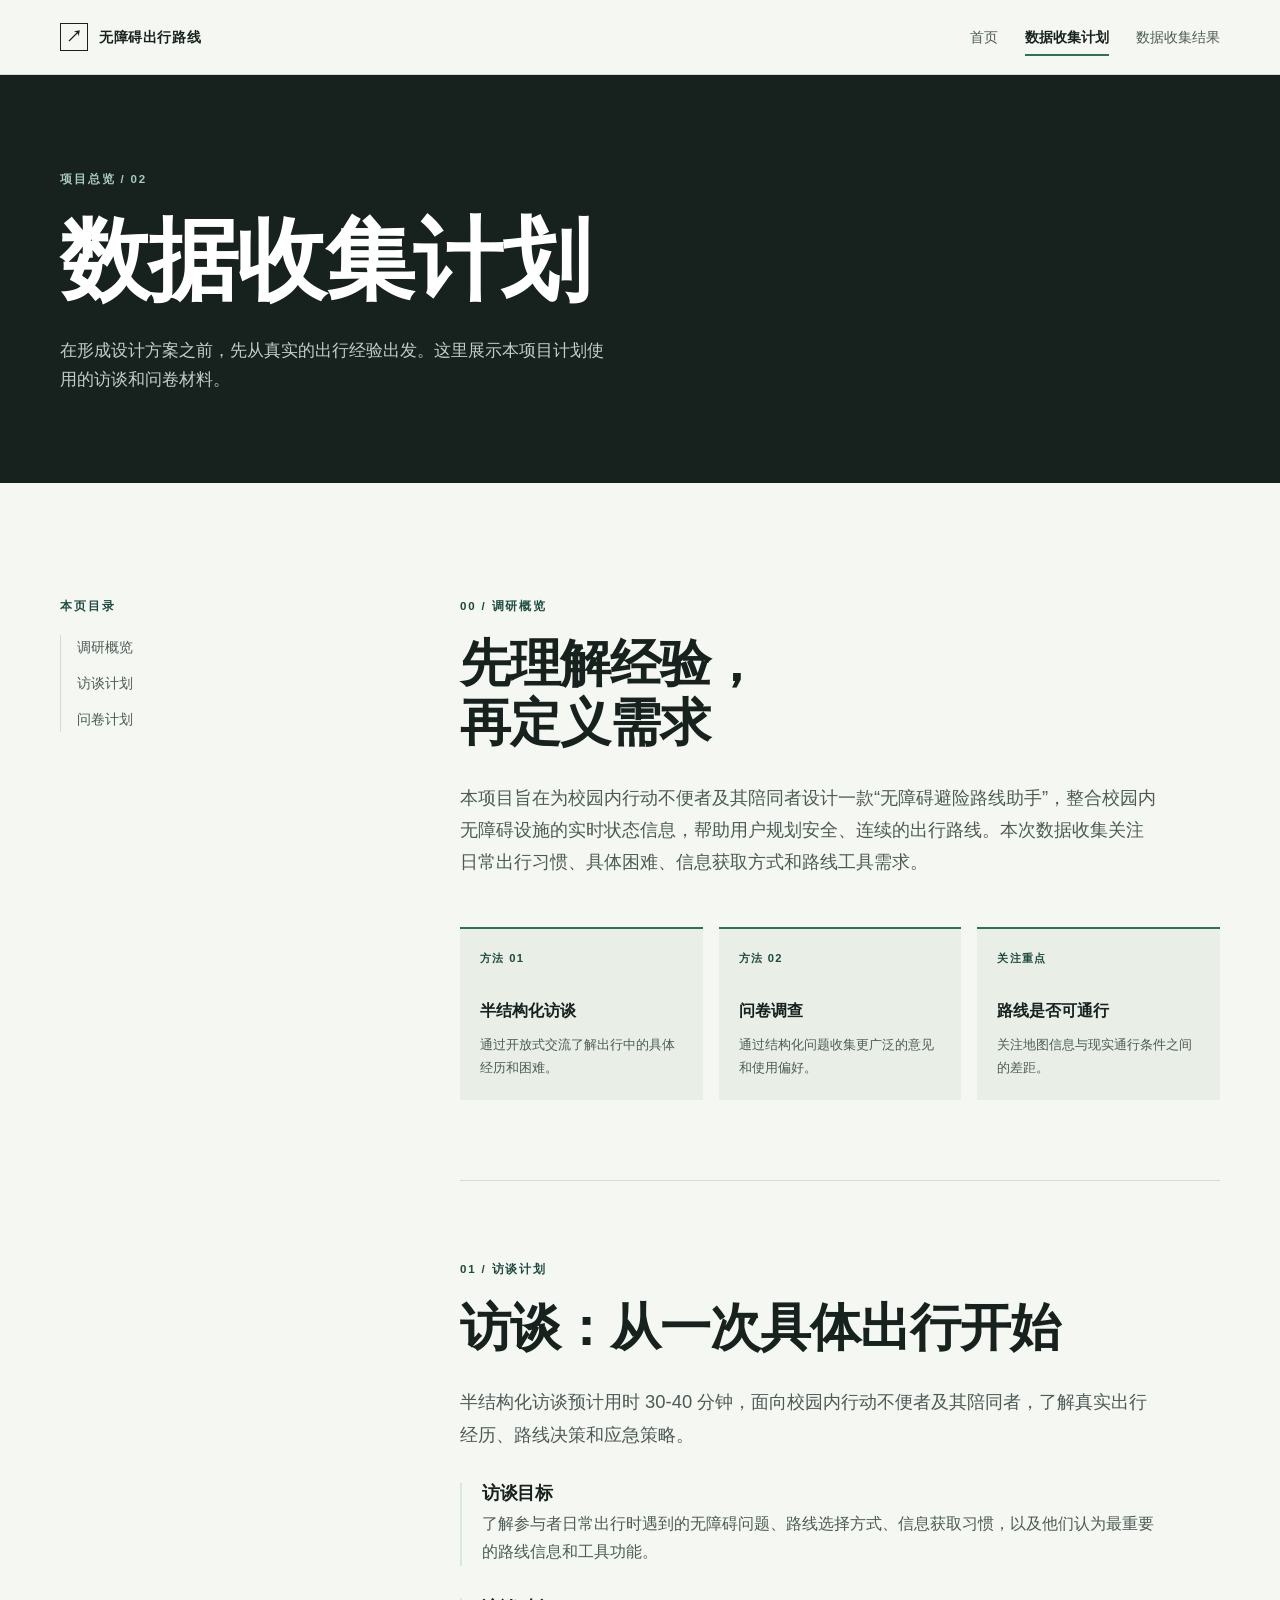
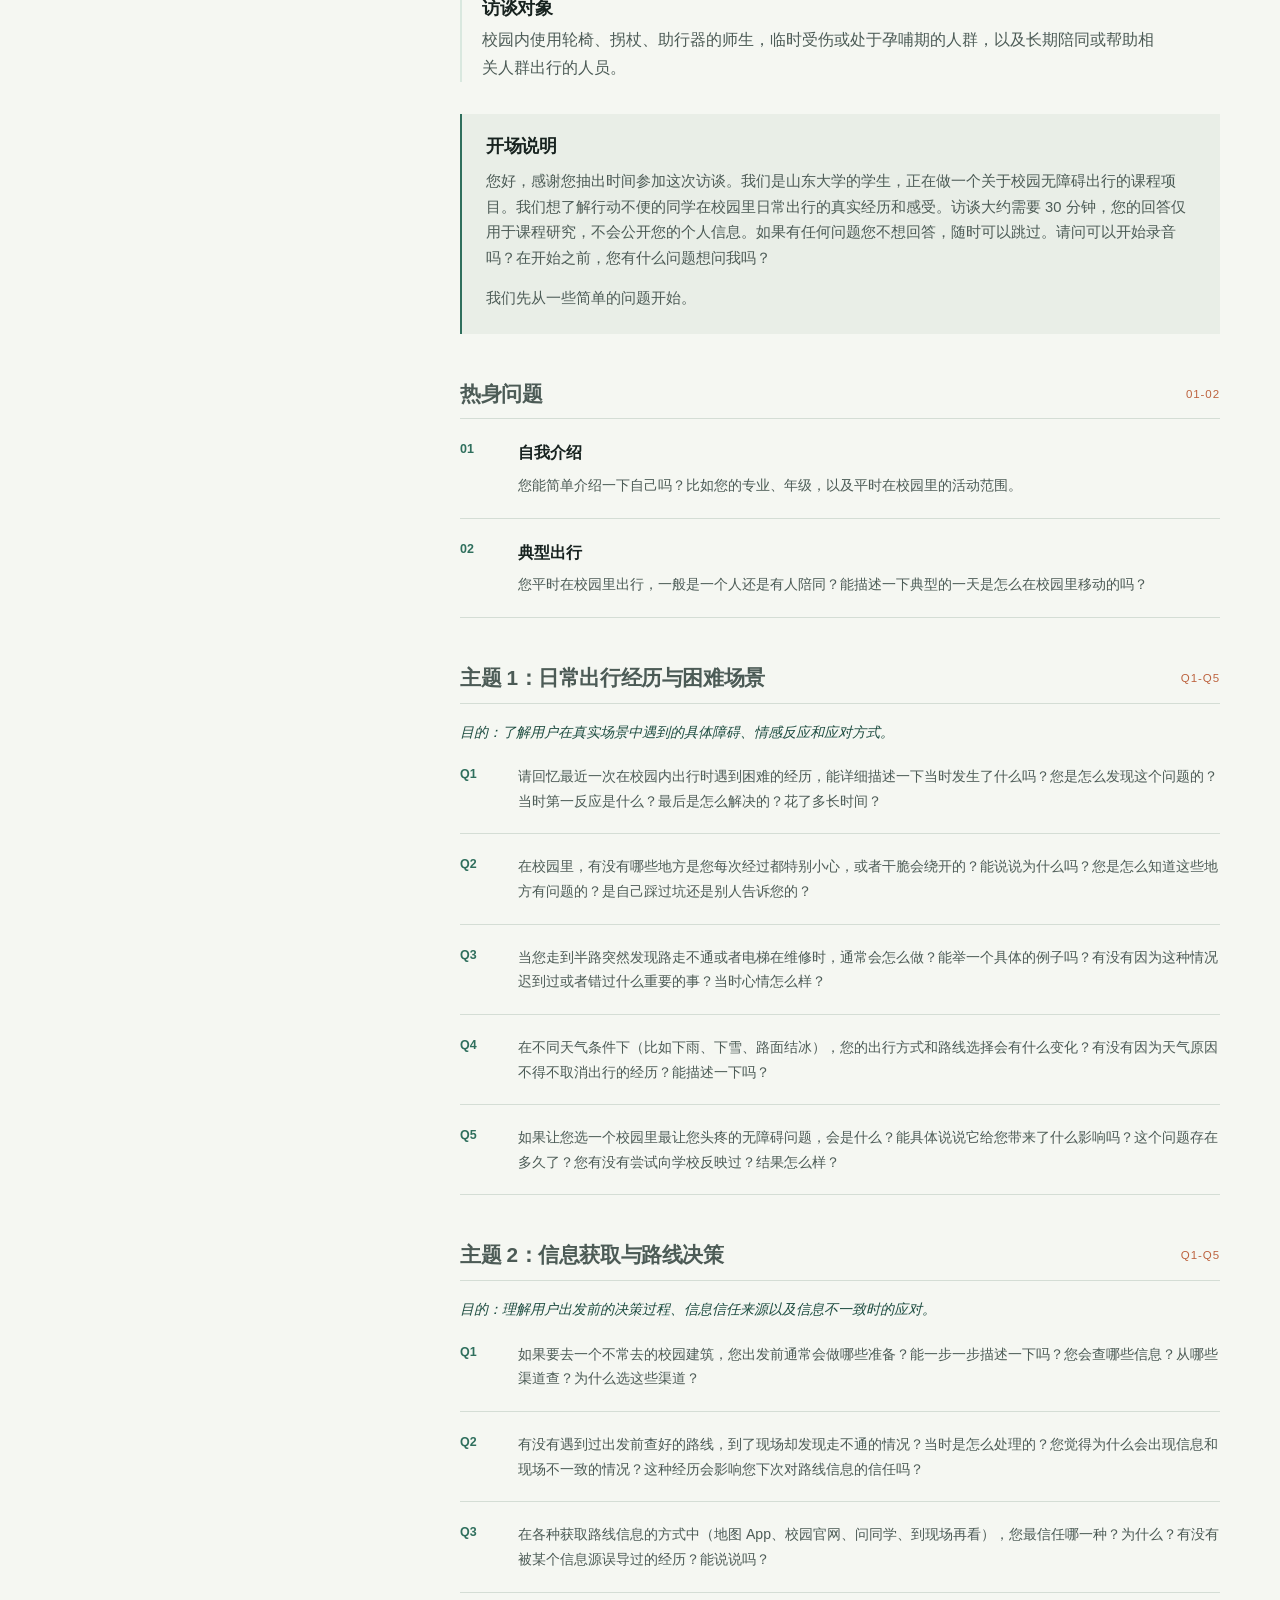
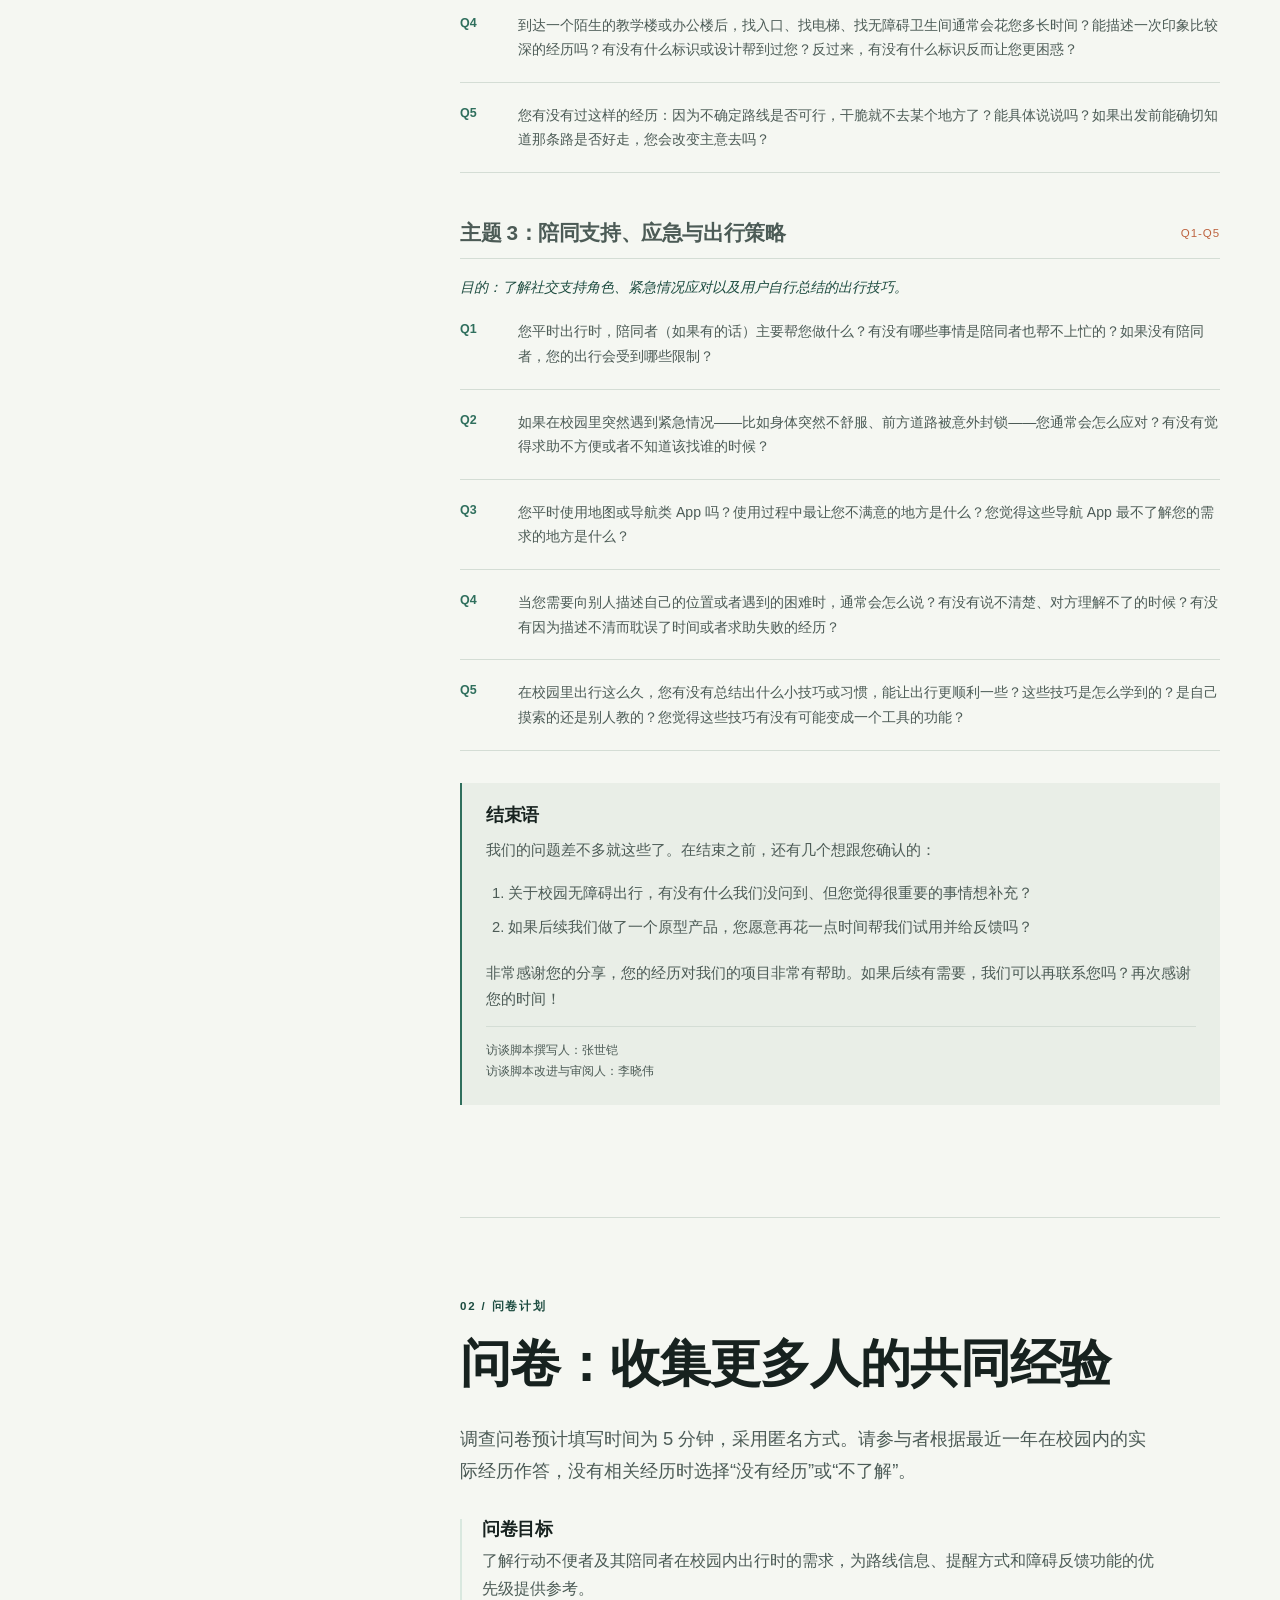
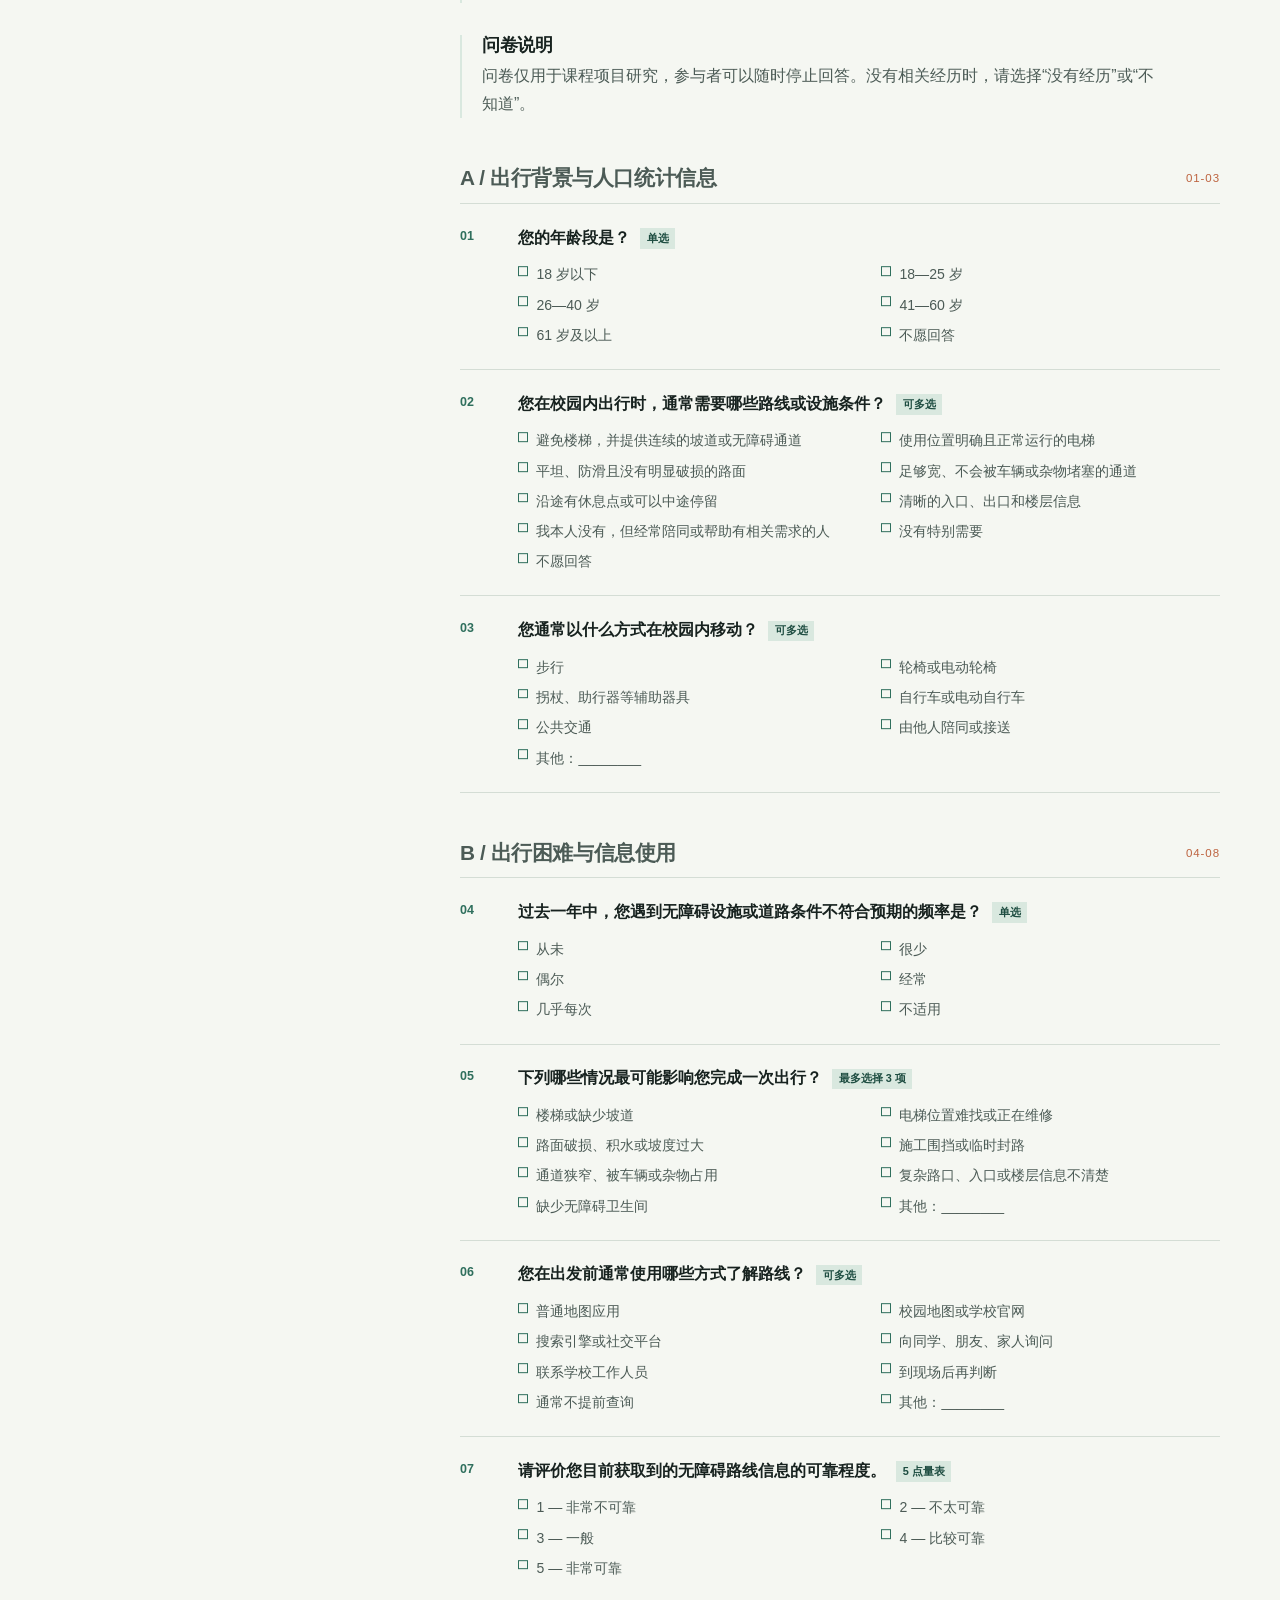
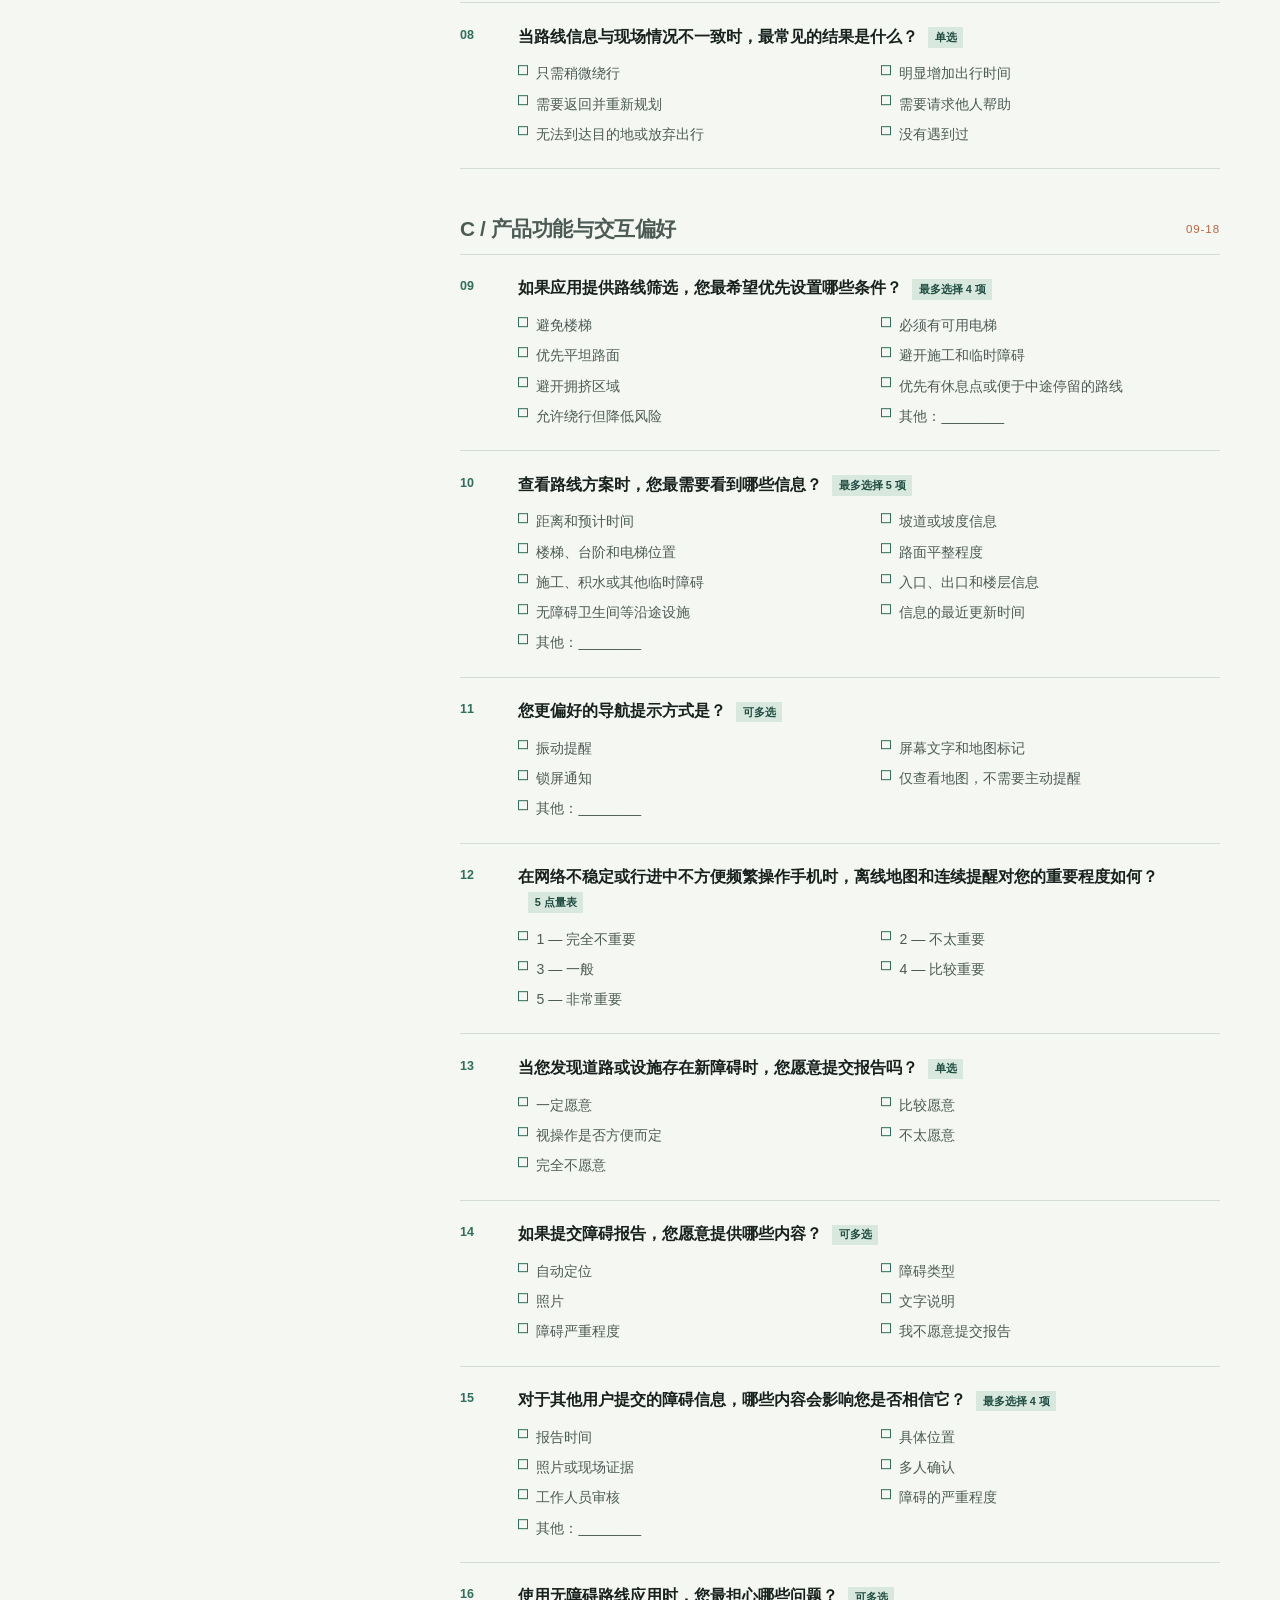
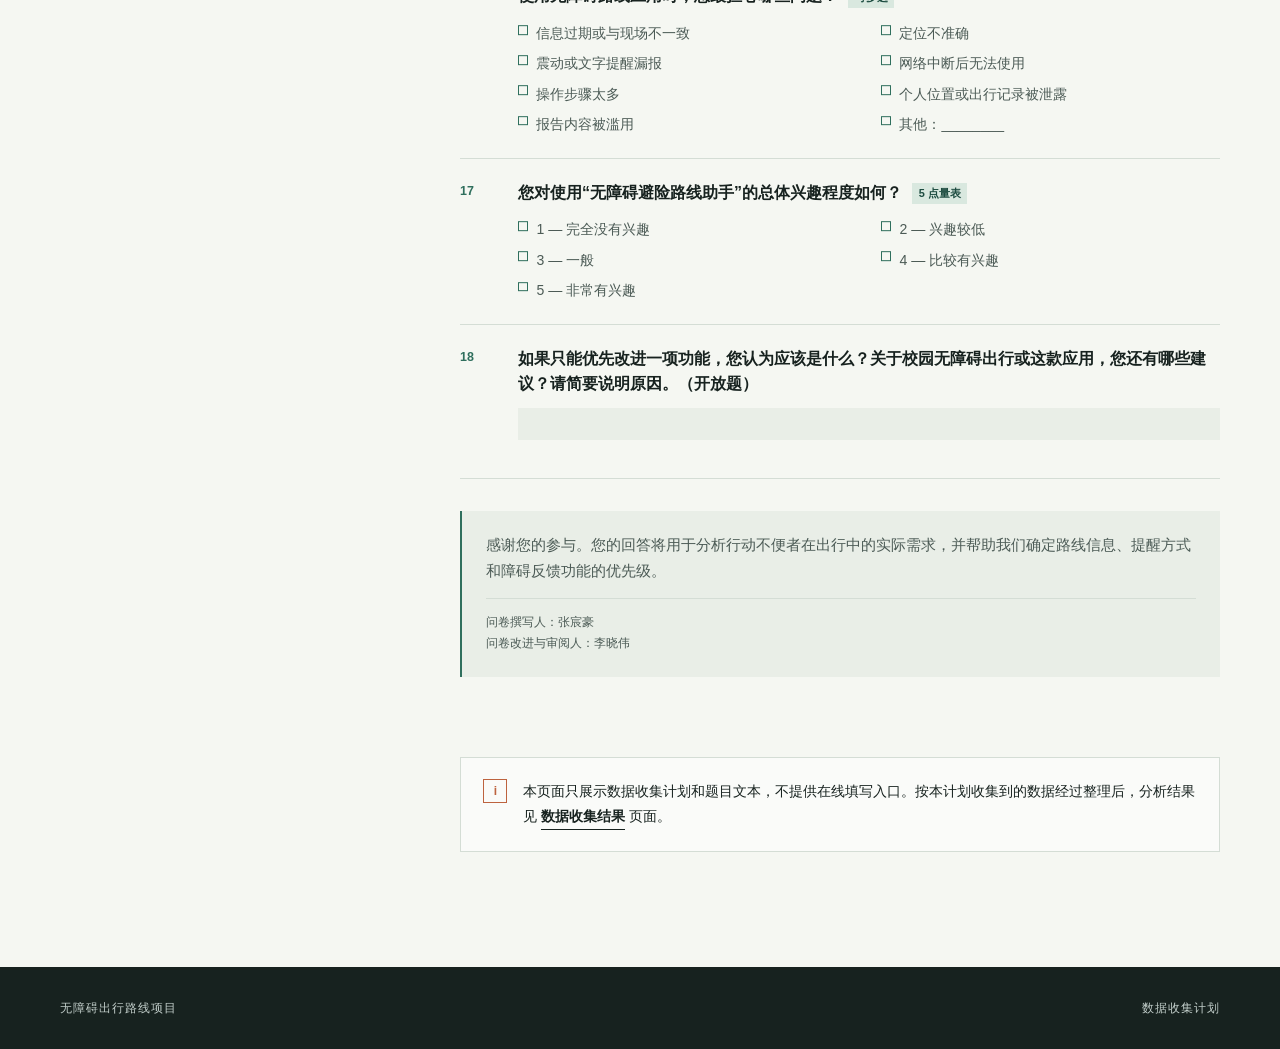
<file: research-plan.html>
<!doctype html>
<html lang="zh-CN">

<head>
	<meta charset="utf-8">
	<meta name="viewport" content="width=device-width, initial-scale=1">
	<meta name="description" content="无障碍出行路线项目的数据收集计划，包括访谈和问卷内容。">
	<title>数据收集计划 | 无障碍出行路线</title>
	<link rel="stylesheet" href="assets/css/styles.css">
</head>

<body>
	<a class="skip-link" href="#main-content">跳转到主要内容</a>
	<header class="site-header">
		<div class="container header-inner">
			<a class="site-mark" href="index.html" aria-label="返回项目首页">
				<span class="site-mark-symbol" aria-hidden="true">↗</span>
				<span>无障碍出行路线</span>
			</a>
			<nav class="site-nav" aria-label="主要导航">
				<a class="nav-link" href="index.html">首页</a>
				<a class="nav-link is-active" href="research-plan.html" aria-current="page">数据收集计划</a>
				<a class="nav-link" href="data-results.html">数据收集结果</a>
			</nav>
		</div>
	</header>

	<main id="main-content">
		<section class="page-intro section-ink">
			<div class="container page-intro-inner">
				<div>
					<p class="eyebrow eyebrow-light">项目总览 / 02</p>
					<h1>数据收集计划</h1>
					<p>在形成设计方案之前，先从真实的出行经验出发。这里展示本项目计划使用的访谈和问卷材料。</p>
				</div>
			</div>
		</section>

		<section class="section section-paper">
			<div class="container research-layout">
				<aside class="research-nav" aria-label="本页目录">
					<p class="eyebrow">本页目录</p>
					<nav>
						<a href="#research-overview">调研概览</a>
						<a href="#interview">访谈计划</a>
						<a href="#questionnaire">问卷计划</a>
					</nav>
				</aside>
				<div class="research-content">
					<section id="research-overview" class="research-section">
						<p class="eyebrow">00 / 调研概览</p>
						<h2>先理解经验，<br>再定义需求</h2>
						<p class="lead">
							本项目旨在为校园内行动不便者及其陪同者设计一款“无障碍避险路线助手”，整合校园内无障碍设施的实时状态信息，帮助用户规划安全、连续的出行路线。本次数据收集关注日常出行习惯、具体困难、信息获取方式和路线工具需求。
						</p>
						<div class="research-facts">
							<div><span>方法 01</span><strong>半结构化访谈</strong>
								<p>通过开放式交流了解出行中的具体经历和困难。</p>
							</div>
							<div><span>方法 02</span><strong>问卷调查</strong>
								<p>通过结构化问题收集更广泛的意见和使用偏好。</p>
							</div>
							<div><span>关注重点</span><strong>路线是否可通行</strong>
								<p>关注地图信息与现实通行条件之间的差距。</p>
							</div>
						</div>
					</section>

					<section id="interview" class="research-section bordered-section">
						<p class="eyebrow">01 / 访谈计划</p>
						<h2>访谈：从一次具体出行开始</h2>
						<p class="lead">半结构化访谈预计用时 30-40 分钟，面向校园内行动不便者及其陪同者，了解真实出行经历、路线决策和应急策略。</p>
						<div class="plan-block">
							<h3>访谈目标</h3>
							<p>了解参与者日常出行时遇到的无障碍问题、路线选择方式、信息获取习惯，以及他们认为最重要的路线信息和工具功能。</p>
						</div>
						<div class="plan-block">
							<h3>访谈对象</h3>
							<p>校园内使用轮椅、拐杖、助行器的师生，临时受伤或处于孕哺期的人群，以及长期陪同或帮助相关人群出行的人员。</p>
						</div>
						<div class="script-block">
							<h3>开场说明</h3>
							<p>您好，感谢您抽出时间参加这次访谈。我们是山东大学的学生，正在做一个关于校园无障碍出行的课程项目。我们想了解行动不便的同学在校园里日常出行的真实经历和感受。访谈大约需要 30
								分钟，您的回答仅用于课程研究，不会公开您的个人信息。如果有任何问题您不想回答，随时可以跳过。请问可以开始录音吗？在开始之前，您有什么问题想问我吗？</p>
							<p>我们先从一些简单的问题开始。</p>
						</div>
						<div class="question-list interview-questions">
							<div class="question-list-heading">
								<h3>热身问题</h3><span>01-02</span>
							</div>
							<ol>
								<li><span class="question-index">01</span>
									<div><strong>自我介绍</strong>
										<p>您能简单介绍一下自己吗？比如您的专业、年级，以及平时在校园里的活动范围。</p>
									</div>
								</li>
								<li><span class="question-index">02</span>
									<div><strong>典型出行</strong>
										<p>您平时在校园里出行，一般是一个人还是有人陪同？能描述一下典型的一天是怎么在校园里移动的吗？</p>
									</div>
								</li>
							</ol>
						</div>
						<div class="question-list interview-questions">
							<div class="question-list-heading">
								<h3>主题 1：日常出行经历与困难场景</h3><span>Q1-Q5</span>
							</div>
							<p class="topic-purpose">目的：了解用户在真实场景中遇到的具体障碍、情感反应和应对方式。</p>
							<ol>
								<li><span class="question-index">Q1</span>
									<div>
										<p>请回忆最近一次在校园内出行时遇到困难的经历，能详细描述一下当时发生了什么吗？您是怎么发现这个问题的？当时第一反应是什么？最后是怎么解决的？花了多长时间？
										</p>
									</div>
								</li>
								<li><span class="question-index">Q2</span>
									<div>
										<p>在校园里，有没有哪些地方是您每次经过都特别小心，或者干脆会绕开的？能说说为什么吗？您是怎么知道这些地方有问题的？是自己踩过坑还是别人告诉您的？</p>
									</div>
								</li>
								<li><span class="question-index">Q3</span>
									<div>
										<p>当您走到半路突然发现路走不通或者电梯在维修时，通常会怎么做？能举一个具体的例子吗？有没有因为这种情况迟到过或者错过什么重要的事？当时心情怎么样？</p>
									</div>
								</li>
								<li><span class="question-index">Q4</span>
									<div>
										<p>在不同天气条件下（比如下雨、下雪、路面结冰），您的出行方式和路线选择会有什么变化？有没有因为天气原因不得不取消出行的经历？能描述一下吗？</p>
									</div>
								</li>
								<li><span class="question-index">Q5</span>
									<div>
										<p>如果让您选一个校园里最让您头疼的无障碍问题，会是什么？能具体说说它给您带来了什么影响吗？这个问题存在多久了？您有没有尝试向学校反映过？结果怎么样？</p>
									</div>
								</li>
							</ol>
						</div>
						<div class="question-list interview-questions">
							<div class="question-list-heading">
								<h3>主题 2：信息获取与路线决策</h3><span>Q1-Q5</span>
							</div>
							<p class="topic-purpose">目的：理解用户出发前的决策过程、信息信任来源以及信息不一致时的应对。</p>
							<ol>
								<li><span class="question-index">Q1</span>
									<div>
										<p>如果要去一个不常去的校园建筑，您出发前通常会做哪些准备？能一步一步描述一下吗？您会查哪些信息？从哪些渠道查？为什么选这些渠道？</p>
									</div>
								</li>
								<li><span class="question-index">Q2</span>
									<div>
										<p>有没有遇到过出发前查好的路线，到了现场却发现走不通的情况？当时是怎么处理的？您觉得为什么会出现信息和现场不一致的情况？这种经历会影响您下次对路线信息的信任吗？
										</p>
									</div>
								</li>
								<li><span class="question-index">Q3</span>
									<div>
										<p>在各种获取路线信息的方式中（地图 App、校园官网、问同学、到现场再看），您最信任哪一种？为什么？有没有被某个信息源误导过的经历？能说说吗？</p>
									</div>
								</li>
								<li><span class="question-index">Q4</span>
									<div>
										<p>到达一个陌生的教学楼或办公楼后，找入口、找电梯、找无障碍卫生间通常会花您多长时间？能描述一次印象比较深的经历吗？有没有什么标识或设计帮到过您？反过来，有没有什么标识反而让您更困惑？
										</p>
									</div>
								</li>
								<li><span class="question-index">Q5</span>
									<div>
										<p>您有没有过这样的经历：因为不确定路线是否可行，干脆就不去某个地方了？能具体说说吗？如果出发前能确切知道那条路是否好走，您会改变主意去吗？</p>
									</div>
								</li>
							</ol>
						</div>
						<div class="question-list interview-questions">
							<div class="question-list-heading">
								<h3>主题 3：陪同支持、应急与出行策略</h3><span>Q1-Q5</span>
							</div>
							<p class="topic-purpose">目的：了解社交支持角色、紧急情况应对以及用户自行总结的出行技巧。</p>
							<ol>
								<li><span class="question-index">Q1</span>
									<div>
										<p>您平时出行时，陪同者（如果有的话）主要帮您做什么？有没有哪些事情是陪同者也帮不上忙的？如果没有陪同者，您的出行会受到哪些限制？</p>
									</div>
								</li>
								<li><span class="question-index">Q2</span>
									<div>
										<p>如果在校园里突然遇到紧急情况——比如身体突然不舒服、前方道路被意外封锁——您通常会怎么应对？有没有觉得求助不方便或者不知道该找谁的时候？</p>
									</div>
								</li>
								<li><span class="question-index">Q3</span>
									<div>
										<p>您平时使用地图或导航类 App 吗？使用过程中最让您不满意的地方是什么？您觉得这些导航 App 最不了解您的需求的地方是什么？</p>
									</div>
								</li>
								<li><span class="question-index">Q4</span>
									<div>
										<p>当您需要向别人描述自己的位置或者遇到的困难时，通常会怎么说？有没有说不清楚、对方理解不了的时候？有没有因为描述不清而耽误了时间或者求助失败的经历？</p>
									</div>
								</li>
								<li><span class="question-index">Q5</span>
									<div>
										<p>在校园里出行这么久，您有没有总结出什么小技巧或习惯，能让出行更顺利一些？这些技巧是怎么学到的？是自己摸索的还是别人教的？您觉得这些技巧有没有可能变成一个工具的功能？
										</p>
									</div>
								</li>
							</ol>
						</div>
						<div class="script-block">
							<h3>结束语</h3>
							<p>我们的问题差不多就这些了。在结束之前，还有几个想跟您确认的：</p>
							<ol class="closing-list">
								<li>关于校园无障碍出行，有没有什么我们没问到、但您觉得很重要的事情想补充？</li>
								<li>如果后续我们做了一个原型产品，您愿意再花一点时间帮我们试用并给反馈吗？</li>
							</ol>
							<p>非常感谢您的分享，您的经历对我们的项目非常有帮助。如果后续有需要，我们可以再联系您吗？再次感谢您的时间！</p>
							<p class="credit-line">访谈脚本撰写人：张世铠<br>访谈脚本改进与审阅人：李晓伟</p>
						</div>
					</section>

					<section id="questionnaire" class="research-section bordered-section">
						<p class="eyebrow">02 / 问卷计划</p>
						<h2>问卷：收集更多人的共同经验</h2>
						<p class="lead">调查问卷预计填写时间为 5 分钟，采用匿名方式。请参与者根据最近一年在校园内的实际经历作答，没有相关经历时选择“没有经历”或“不了解”。</p>
						<div class="plan-block">
							<h3>问卷目标</h3>
							<p>了解行动不便者及其陪同者在校园内出行时的需求，为路线信息、提醒方式和障碍反馈功能的优先级提供参考。</p>
						</div>
						<div class="plan-block">
							<h3>问卷说明</h3>
							<p>问卷仅用于课程项目研究，参与者可以随时停止回答。没有相关经历时，请选择“没有经历”或“不知道”。</p>
						</div>
						<div class="survey-section">
							<div class="question-list-heading">
								<h3>A / 出行背景与人口统计信息</h3><span>01-03</span>
							</div>
							<ol class="survey-list">
								<li><span class="question-index">01</span>
									<div><strong>您的年龄段是？<small>单选</small></strong>
										<ul class="option-list">
											<li>18 岁以下</li>
											<li>18—25 岁</li>
											<li>26—40 岁</li>
											<li>41—60 岁</li>
											<li>61 岁及以上</li>
											<li>不愿回答</li>
										</ul>
									</div>
								</li>
								<li><span class="question-index">02</span>
									<div><strong>您在校园内出行时，通常需要哪些路线或设施条件？<small>可多选</small></strong>
										<ul class="option-list">
											<li>避免楼梯，并提供连续的坡道或无障碍通道</li>
											<li>使用位置明确且正常运行的电梯</li>
											<li>平坦、防滑且没有明显破损的路面</li>
											<li>足够宽、不会被车辆或杂物堵塞的通道</li>
											<li>沿途有休息点或可以中途停留</li>
											<li>清晰的入口、出口和楼层信息</li>
											<li>我本人没有，但经常陪同或帮助有相关需求的人</li>
											<li>没有特别需要</li>
											<li>不愿回答</li>
										</ul>
									</div>
								</li>
								<li><span class="question-index">03</span>
									<div><strong>您通常以什么方式在校园内移动？<small>可多选</small></strong>
										<ul class="option-list">
											<li>步行</li>
											<li>轮椅或电动轮椅</li>
											<li>拐杖、助行器等辅助器具</li>
											<li>自行车或电动自行车</li>
											<li>公共交通</li>
											<li>由他人陪同或接送</li>
											<li>其他：________</li>
										</ul>
									</div>
								</li>
							</ol>
						</div>
						<div class="survey-section">
							<div class="question-list-heading">
								<h3>B / 出行困难与信息使用</h3><span>04-08</span>
							</div>
							<ol class="survey-list" start="4">
								<li><span class="question-index">04</span>
									<div><strong>过去一年中，您遇到无障碍设施或道路条件不符合预期的频率是？<small>单选</small></strong>
										<ul class="option-list">
											<li>从未</li>
											<li>很少</li>
											<li>偶尔</li>
											<li>经常</li>
											<li>几乎每次</li>
											<li>不适用</li>
										</ul>
									</div>
								</li>
								<li><span class="question-index">05</span>
									<div><strong>下列哪些情况最可能影响您完成一次出行？<small>最多选择 3 项</small></strong>
										<ul class="option-list">
											<li>楼梯或缺少坡道</li>
											<li>电梯位置难找或正在维修</li>
											<li>路面破损、积水或坡度过大</li>
											<li>施工围挡或临时封路</li>
											<li>通道狭窄、被车辆或杂物占用</li>
											<li>复杂路口、入口或楼层信息不清楚</li>
											<li>缺少无障碍卫生间</li>
											<li>其他：________</li>
										</ul>
									</div>
								</li>
								<li><span class="question-index">06</span>
									<div><strong>您在出发前通常使用哪些方式了解路线？<small>可多选</small></strong>
										<ul class="option-list">
											<li>普通地图应用</li>
											<li>校园地图或学校官网</li>
											<li>搜索引擎或社交平台</li>
											<li>向同学、朋友、家人询问</li>
											<li>联系学校工作人员</li>
											<li>到现场后再判断</li>
											<li>通常不提前查询</li>
											<li>其他：________</li>
										</ul>
									</div>
								</li>
								<li><span class="question-index">07</span>
									<div><strong>请评价您目前获取到的无障碍路线信息的可靠程度。<small>5 点量表</small></strong>
										<ul class="option-list">
											<li>1 — 非常不可靠</li>
											<li>2 — 不太可靠</li>
											<li>3 — 一般</li>
											<li>4 — 比较可靠</li>
											<li>5 — 非常可靠</li>
										</ul>
									</div>
								</li>
								<li><span class="question-index">08</span>
									<div><strong>当路线信息与现场情况不一致时，最常见的结果是什么？<small>单选</small></strong>
										<ul class="option-list">
											<li>只需稍微绕行</li>
											<li>明显增加出行时间</li>
											<li>需要返回并重新规划</li>
											<li>需要请求他人帮助</li>
											<li>无法到达目的地或放弃出行</li>
											<li>没有遇到过</li>
										</ul>
									</div>
								</li>
							</ol>
						</div>
						<div class="survey-section">
							<div class="question-list-heading">
								<h3>C / 产品功能与交互偏好</h3><span>09-18</span>
							</div>
							<ol class="survey-list" start="9">
								<li><span class="question-index">09</span>
									<div><strong>如果应用提供路线筛选，您最希望优先设置哪些条件？<small>最多选择 4 项</small></strong>
										<ul class="option-list">
											<li>避免楼梯</li>
											<li>必须有可用电梯</li>
											<li>优先平坦路面</li>
											<li>避开施工和临时障碍</li>
											<li>避开拥挤区域</li>
											<li>优先有休息点或便于中途停留的路线</li>
											<li>允许绕行但降低风险</li>
											<li>其他：________</li>
										</ul>
									</div>
								</li>
								<li><span class="question-index">10</span>
									<div><strong>查看路线方案时，您最需要看到哪些信息？<small>最多选择 5 项</small></strong>
										<ul class="option-list">
											<li>距离和预计时间</li>
											<li>坡道或坡度信息</li>
											<li>楼梯、台阶和电梯位置</li>
											<li>路面平整程度</li>
											<li>施工、积水或其他临时障碍</li>
											<li>入口、出口和楼层信息</li>
											<li>无障碍卫生间等沿途设施</li>
											<li>信息的最近更新时间</li>
											<li>其他：________</li>
										</ul>
									</div>
								</li>
								<li><span class="question-index">11</span>
									<div><strong>您更偏好的导航提示方式是？<small>可多选</small></strong>
										<ul class="option-list">
											<li>振动提醒</li>
											<li>屏幕文字和地图标记</li>
											<li>锁屏通知</li>
											<li>仅查看地图，不需要主动提醒</li>
											<li>其他：________</li>
										</ul>
									</div>
								</li>
								<li><span class="question-index">12</span>
									<div><strong>在网络不稳定或行进中不方便频繁操作手机时，离线地图和连续提醒对您的重要程度如何？<small>5 点量表</small></strong>
										<ul class="option-list">
											<li>1 — 完全不重要</li>
											<li>2 — 不太重要</li>
											<li>3 — 一般</li>
											<li>4 — 比较重要</li>
											<li>5 — 非常重要</li>
										</ul>
									</div>
								</li>
								<li><span class="question-index">13</span>
									<div><strong>当您发现道路或设施存在新障碍时，您愿意提交报告吗？<small>单选</small></strong>
										<ul class="option-list">
											<li>一定愿意</li>
											<li>比较愿意</li>
											<li>视操作是否方便而定</li>
											<li>不太愿意</li>
											<li>完全不愿意</li>
										</ul>
									</div>
								</li>
								<li><span class="question-index">14</span>
									<div><strong>如果提交障碍报告，您愿意提供哪些内容？<small>可多选</small></strong>
										<ul class="option-list">
											<li>自动定位</li>
											<li>障碍类型</li>
											<li>照片</li>
											<li>文字说明</li>
											<li>障碍严重程度</li>
											<li>我不愿意提交报告</li>
										</ul>
									</div>
								</li>
								<li><span class="question-index">15</span>
									<div><strong>对于其他用户提交的障碍信息，哪些内容会影响您是否相信它？<small>最多选择 4 项</small></strong>
										<ul class="option-list">
											<li>报告时间</li>
											<li>具体位置</li>
											<li>照片或现场证据</li>
											<li>多人确认</li>
											<li>工作人员审核</li>
											<li>障碍的严重程度</li>
											<li>其他：________</li>
										</ul>
									</div>
								</li>
								<li><span class="question-index">16</span>
									<div><strong>使用无障碍路线应用时，您最担心哪些问题？<small>可多选</small></strong>
										<ul class="option-list">
											<li>信息过期或与现场不一致</li>
											<li>定位不准确</li>
											<li>震动或文字提醒漏报</li>
											<li>网络中断后无法使用</li>
											<li>操作步骤太多</li>
											<li>个人位置或出行记录被泄露</li>
											<li>报告内容被滥用</li>
											<li>其他：________</li>
										</ul>
									</div>
								</li>
								<li><span class="question-index">17</span>
									<div><strong>您对使用“无障碍避险路线助手”的总体兴趣程度如何？<small>5 点量表</small></strong>
										<ul class="option-list">
											<li>1 — 完全没有兴趣</li>
											<li>2 — 兴趣较低</li>
											<li>3 — 一般</li>
											<li>4 — 比较有兴趣</li>
											<li>5 — 非常有兴趣</li>
										</ul>
									</div>
								</li>
								<li><span class="question-index">18</span>
									<div><strong>如果只能优先改进一项功能，您认为应该是什么？关于校园无障碍出行或这款应用，您还有哪些建议？请简要说明原因。（开放题）</strong>
										<p class="open-question"></p>
									</div>
								</li>
							</ol>
						</div>
						<div class="script-block survey-closing">
							<p>感谢您的参与。您的回答将用于分析行动不便者在出行中的实际需求，并帮助我们确定路线信息、提醒方式和障碍反馈功能的优先级。</p>
							<p class="credit-line">问卷撰写人：张宸豪 <br>问卷改进与审阅人：李晓伟</p>
						</div>
					</section>

					<div class="research-footer-note"><span class="callout-mark" aria-hidden="true">i</span>
						<p>本页面只展示数据收集计划和题目文本，不提供在线填写入口。按本计划收集到的数据经过整理后，分析结果见 <a class="text-link" href="data-results.html">数据收集结果</a> 页面。</p>
					</div>
				</div>
			</div>
		</section>
	</main>

	<footer class="site-footer">
		<div class="container footer-inner"><span>无障碍出行路线项目</span><span>数据收集计划</span></div>
	</footer>
</body>

</html>
</file>
<file: assets/css/styles.css>
:root {
  --ink: #17221f;
  --ink-soft: #4c5b56;
  --paper: #f5f7f2;
  --paper-warm: #e9eee7;
  --white: #ffffff;
  --line: #d4ddd5;
  --accent: #2f6f5d;
  --accent-dark: #1d4c40;
  --accent-soft: #d9e8df;
  --signal: #bd633f;
  --max-width: 1160px;
  --space-section: clamp(4.5rem, 9vw, 8.5rem);
  color-scheme: light;
}

* { box-sizing: border-box; }
html { scroll-behavior: smooth; }
body { margin: 0; background: var(--paper); color: var(--ink); font-family: "Noto Sans SC", "Microsoft YaHei", sans-serif; font-size: 16px; line-height: 1.75; }
img { max-width: 100%; display: block; }
a { color: inherit; }
.container { width: min(calc(100% - 3rem), var(--max-width)); margin: 0 auto; }
.skip-link { position: fixed; z-index: 10; left: 1rem; top: -4rem; padding: .65rem 1rem; background: var(--ink); color: var(--white); text-decoration: none; }
.skip-link:focus { top: 1rem; }

.site-header { position: relative; z-index: 2; background: var(--paper); border-bottom: 1px solid var(--line); }
.header-inner, .footer-inner { min-height: 74px; display: flex; align-items: center; justify-content: space-between; gap: 2rem; }
.site-mark { display: inline-flex; align-items: center; gap: .7rem; font-size: .88rem; font-weight: 700; letter-spacing: .04em; text-decoration: none; }
.site-mark-symbol { display: grid; place-items: center; width: 28px; height: 28px; border: 1px solid var(--ink); font-size: 1rem; line-height: 1; }
.site-nav { display: flex; align-items: center; gap: 1.7rem; }
.nav-link { position: relative; padding: .4rem 0; color: var(--ink-soft); font-size: .88rem; text-decoration: none; }
.nav-link::after { position: absolute; right: 0; bottom: 0; left: 0; height: 2px; background: var(--accent); content: ""; transform: scaleX(0); transform-origin: left; transition: transform .2s ease; }
.nav-link:hover::after, .nav-link:focus-visible::after, .nav-link.is-active::after { transform: scaleX(1); }
.nav-link.is-active { color: var(--ink); font-weight: 700; }
:focus-visible { outline: 3px solid var(--signal); outline-offset: 4px; }

.hero-section { min-height: min(690px, calc(100vh - 74px)); display: grid; align-items: center; background: var(--paper-warm); border-bottom: 1px solid var(--line); }
.hero-grid { display: grid; grid-template-columns: minmax(0, 1.25fr) minmax(250px, .75fr); align-items: end; gap: 5rem; padding: 7rem 0 6rem; }
.eyebrow { margin: 0 0 1.35rem; color: var(--accent-dark); font-size: .72rem; font-weight: 800; letter-spacing: .16em; line-height: 1.4; text-transform: uppercase; }
.eyebrow-light { color: #a8cabc; }
h1, h2, h3, p { margin-top: 0; }
h1, h2, h3 { line-height: 1.15; letter-spacing: -.02em; }
h1 { max-width: 760px; margin-bottom: 1.8rem; font-size: clamp(3.1rem, 7vw, 6.8rem); font-weight: 800; }
h1 em, h2 em { color: var(--accent); font-style: normal; }
.hero-summary { max-width: 570px; margin-bottom: 2.2rem; color: var(--ink-soft); font-size: 1.1rem; }
.hero-actions { display: flex; flex-wrap: wrap; align-items: center; gap: 1.5rem; }
.button { display: inline-flex; align-items: center; gap: .8rem; padding: .8rem 1.1rem; border: 1px solid transparent; font-size: .86rem; font-weight: 700; text-decoration: none; transition: background .2s ease, color .2s ease, transform .2s ease; }
.button:hover { transform: translateY(-2px); }
.button-primary { background: var(--accent); color: var(--white); }
.button-primary:hover { background: var(--accent-dark); }
.button-dark { background: var(--ink); color: var(--white); }
.button-dark:hover { background: var(--accent-dark); }
.text-link { display: inline-flex; align-items: center; gap: .5rem; border-bottom: 1px solid currentColor; color: var(--ink); font-size: .86rem; font-weight: 700; text-decoration: none; }
.text-link:hover { color: var(--accent-dark); }
.hero-note { position: relative; min-height: 230px; display: flex; flex-direction: column; justify-content: space-between; padding: 1.7rem; border-left: 1px solid var(--accent); }
.note-label, .note-index { color: var(--accent-dark); font-size: .72rem; font-weight: 800; letter-spacing: .12em; text-transform: uppercase; }
.hero-note p { max-width: 270px; margin: auto 0; font-size: 1.65rem; font-weight: 700; line-height: 1.35; }
.note-index { color: var(--ink-soft); }

.section { padding: var(--space-section) 0; }
.section-paper { background: var(--paper); }
.section-warm { background: var(--paper-warm); border-top: 1px solid var(--line); border-bottom: 1px solid var(--line); }
.section-ink { background: var(--ink); color: var(--white); }
.split-layout { display: grid; grid-template-columns: minmax(240px, .75fr) minmax(0, 1.25fr); gap: 7rem; }
.section-heading h2, .section-heading-wide h2 { margin-bottom: 0; font-size: clamp(2.2rem, 4.5vw, 4.5rem); }
.section-heading-inline { display: flex; align-items: end; justify-content: space-between; gap: 2rem; margin-bottom: 3.7rem; }
.section-heading-inline .eyebrow { margin-bottom: 1.1rem; }
.section-heading-inline h2 { font-size: clamp(2.2rem, 4vw, 4rem); }
.section-aside { max-width: 240px; margin-bottom: .2rem; color: var(--ink-soft); font-size: .9rem; }
.prose { color: var(--ink-soft); }
.prose .lead { color: var(--ink); font-size: 1.3rem; line-height: 1.6; }
.prose p { max-width: 660px; }
.callout, .research-footer-note { display: flex; gap: 1rem; align-items: flex-start; margin-top: 2.3rem; padding: 1.3rem 1.4rem; border: 1px solid var(--line); background: rgba(255,255,255,.48); }
.callout p, .research-footer-note p { margin: 0; font-size: .9rem; }
.callout-mark { flex: 0 0 24px; display: grid; place-items: center; width: 24px; height: 24px; border: 1px solid var(--signal); color: var(--signal); font-size: .75rem; font-weight: 800; line-height: 1; }
.section-ink .section-heading { margin-bottom: 4.5rem; }
.section-ink .section-heading h2 { color: var(--white); }
.proposal-grid { display: grid; grid-template-columns: repeat(3, 1fr); border-top: 1px solid #40534d; }
.proposal-item { min-height: 240px; padding: 1.7rem 1.7rem 1.7rem 0; border-right: 1px solid #40534d; }
.proposal-item:not(:first-child) { padding-left: 1.7rem; }
.proposal-item:last-child { border-right: 0; }
.proposal-number { color: #a8cabc; font-size: .75rem; letter-spacing: .1em; }
.proposal-item h3 { margin: 3.5rem 0 1rem; color: var(--white); font-size: 1.35rem; }
.proposal-item p { margin-bottom: 0; color: #c2ceca; font-size: .92rem; }

.team-grid { display: grid; grid-template-columns: repeat(3, 1fr); gap: 1rem; }
.member-card { padding: 1rem 1rem 1.5rem; border: 1px solid var(--line); background: rgba(255,255,255,.42); }
.member-topline, .timeline-meta, .question-list-heading { display: flex; justify-content: space-between; gap: 1rem; color: var(--ink-soft); font-size: .72rem; letter-spacing: .08em; text-transform: uppercase; }
.member-avatar-wrap { width: 100%; aspect-ratio: 1.15 / 1; margin: 1.5rem 0; background: var(--accent-soft); overflow: hidden; }
.member-avatar-image { width: 100%; height: 100%; object-fit: contain; background: #dce3e8; }
.member-avatar { width: 100%; height: 100%; object-fit: cover; }
.member-avatar { display: grid; place-items: center; color: var(--accent-dark); font-size: 3rem; font-weight: 800; }
.member-avatar-a { background: #d9e8df; }.member-avatar-b { background: #e8dfd2; }.member-avatar-c { background: #dce3e8; }
.member-card h3 { margin-bottom: .55rem; font-size: 1.2rem; }.member-card p { margin-bottom: 0; color: var(--ink-soft); font-size: .9rem; }
.timeline { position: relative; display: grid; grid-template-columns: repeat(6, 1fr); gap: 0; margin: 0; padding: 1rem 0 0; list-style: none; }
.timeline::before { position: absolute; top: 32px; right: 5%; left: 5%; height: 1px; background: var(--line); content: ""; }
.timeline-item { position: relative; padding-right: 1rem; }.timeline-marker { position: relative; z-index: 1; display: grid; place-items: center; width: 48px; height: 48px; margin-bottom: 1.25rem; border: 1px solid var(--line); background: var(--paper-warm); color: var(--ink-soft); font-size: .72rem; font-weight: 700; }
.timeline-item.is-complete .timeline-marker { border-color: var(--accent); background: var(--accent); color: var(--white); }.timeline-item.is-current .timeline-marker { border: 2px solid var(--accent); color: var(--accent-dark); }
.timeline-meta { justify-content: flex-start; flex-wrap: wrap; color: var(--accent-dark); font-size: .68rem; }.timeline-content h3 { margin: .7rem 0 .7rem; font-size: 1.08rem; }.timeline-content p { max-width: 170px; margin-bottom: 0; color: var(--ink-soft); font-size: .84rem; }
.section-cta { padding-top: 4.5rem; padding-bottom: 4.5rem; }.cta-panel { display: flex; align-items: end; justify-content: space-between; gap: 2rem; }.cta-panel h2 { margin-bottom: 0; font-size: clamp(2rem, 4vw, 3.7rem); }
.site-footer { background: var(--ink); color: #c2ceca; }.footer-inner { min-height: 82px; font-size: .75rem; letter-spacing: .08em; text-transform: uppercase; }

.page-intro { padding: 6rem 0 5.5rem; }.page-intro-inner { display: flex; align-items: end; justify-content: space-between; gap: 3rem; }.page-intro h1 { margin-bottom: 1.5rem; color: var(--white); font-size: clamp(3rem, 7vw, 6rem); }.page-intro p:not(.eyebrow) { max-width: 550px; margin-bottom: 0; color: #c2ceca; font-size: 1.05rem; }.page-index { color: #a8cabc; font-size: 4rem; font-weight: 800; line-height: .9; text-align: right; }.page-index span { font-size: 1rem; font-weight: 400; }
.research-layout { display: grid; grid-template-columns: 190px minmax(0, 760px); justify-content: space-between; gap: 5rem; }.research-nav { position: sticky; top: 2rem; align-self: start; }.research-nav nav { display: grid; gap: .7rem; border-left: 1px solid var(--line); }.research-nav a { padding-left: 1rem; color: var(--ink-soft); font-size: .88rem; text-decoration: none; }.research-nav a:hover { color: var(--accent-dark); }.research-content { min-width: 0; }.research-section { padding-bottom: 5rem; }.research-section h2 { margin-bottom: 1.8rem; font-size: clamp(2rem, 4vw, 3.6rem); }.research-section > .lead { max-width: 700px; color: var(--ink-soft); font-size: 1.15rem; }.research-facts { display: grid; grid-template-columns: repeat(3, 1fr); gap: 1rem; margin-top: 3rem; }.research-facts > div { padding: 1.25rem; border-top: 2px solid var(--accent); background: var(--paper-warm); }.research-facts span { display: block; margin-bottom: 1.8rem; color: var(--accent-dark); font-size: .7rem; font-weight: 800; letter-spacing: .12em; text-transform: uppercase; }.research-facts strong { display: block; margin-bottom: .5rem; font-size: 1rem; }.research-facts p { margin: 0; color: var(--ink-soft); font-size: .84rem; }.bordered-section { padding-top: 5rem; border-top: 1px solid var(--line); }.plan-block { margin: 2rem 0; padding-left: 1.25rem; border-left: 2px solid var(--accent-soft); }.plan-block h3 { margin-bottom: .45rem; font-size: 1.1rem; }.plan-block p { max-width: 680px; margin: 0; color: var(--ink-soft); }.question-list { margin-top: 3rem; }.question-list-heading { align-items: center; padding-bottom: .8rem; border-bottom: 1px solid var(--line); }.question-list-heading h3 { margin: 0; font-size: 1.3rem; }.question-list-heading span { color: var(--signal); }.material-note { margin: 1.3rem 0 1.5rem; padding: 1rem; background: #f0e8df; color: #7c4936; font-size: .86rem; }.material-note span { font-weight: 700; }.question-list ol { margin: 0; padding: 0; list-style: none; }.question-list li { display: grid; grid-template-columns: 42px 1fr; gap: 1rem; padding: 1.25rem 0; border-bottom: 1px solid var(--line); }.question-index { color: var(--accent); font-size: .78rem; font-weight: 800; }.question-list strong { display: block; margin-bottom: .35rem; font-size: 1rem; }.question-list li p { margin: 0; color: var(--ink-soft); font-size: .88rem; }.research-footer-note { margin-top: 0; }
.script-block { margin: 2rem 0; padding: 1.4rem 1.5rem; border-left: 2px solid var(--accent); background: var(--paper-warm); }.script-block h3 { margin-bottom: .8rem; font-size: 1.1rem; }.script-block p { margin-bottom: .85rem; color: var(--ink-soft); font-size: .92rem; }.script-block p:last-child { margin-bottom: 0; }.credit-line { padding-top: .8rem; border-top: 1px solid var(--line); font-size: .76rem !important; }.topic-purpose { margin: 1rem 0 0; color: var(--accent-dark); font-size: .88rem; font-style: italic; }.closing-list { margin: .5rem 0 1rem; padding-left: 1.4rem; color: var(--ink-soft); font-size: .92rem; }.closing-list li { display: list-item; padding: .25rem 0; border: 0; }.survey-section { margin-top: 3rem; }.survey-list { margin: 0; padding: 0; list-style: none; }.survey-list > li { display: grid; grid-template-columns: 42px 1fr; gap: 1rem; padding: 1.35rem 0; border-bottom: 1px solid var(--line); }.survey-list strong { display: block; margin-bottom: .75rem; font-size: 1rem; line-height: 1.55; }.survey-list small { display: inline-block; margin-left: .65rem; padding: .12rem .4rem; background: var(--accent-soft); color: var(--accent-dark); font-size: .68rem; font-weight: 700; vertical-align: middle; }.option-list { display: grid; grid-template-columns: repeat(2, minmax(0, 1fr)); gap: .35rem 1.5rem; margin: 0; padding: 0; list-style: none; color: var(--ink-soft); font-size: .88rem; }.option-list li { position: relative; display: block; padding: 0 0 0 1.15rem; border: 0; }.option-list li::before { position: absolute; top: .62em; left: 0; width: .48rem; height: .48rem; border: 1px solid var(--accent); content: ""; transform: translateY(-50%); }.open-question { padding: 1rem; background: var(--paper-warm); }.survey-closing { margin-bottom: 0; }

@media (max-width: 900px) {
  .hero-grid, .split-layout { gap: 3.5rem; }.timeline { grid-template-columns: repeat(3, 1fr); row-gap: 2.5rem; }.timeline::before { display: none; }.timeline-item { padding-right: 1.5rem; }.research-layout { grid-template-columns: 1fr; gap: 2rem; }.research-nav { position: static; }.research-nav nav { display: flex; flex-wrap: wrap; border-left: 0; gap: .75rem 1.2rem; }.research-nav a { padding-left: 0; }.research-content { max-width: none; }
}
@media (max-width: 680px) {
  .container { width: min(calc(100% - 2rem), var(--max-width)); }.header-inner { min-height: 66px; align-items: flex-start; flex-direction: column; justify-content: center; gap: .1rem; }.site-nav { gap: 1rem; }.nav-link { font-size: .78rem; }.hero-grid, .split-layout { grid-template-columns: 1fr; gap: 2.5rem; padding-top: 4rem; padding-bottom: 4rem; }.hero-section { min-height: auto; }.hero-note { min-height: 170px; }.hero-note p { margin: 1.5rem 0; font-size: 1.35rem; }.proposal-grid, .team-grid, .research-facts { grid-template-columns: 1fr; }.proposal-item, .proposal-item:not(:first-child) { min-height: auto; padding: 1.5rem 0; border-right: 0; border-bottom: 1px solid #40534d; }.proposal-item:last-child { border-bottom: 0; }.proposal-item h3 { margin-top: 1.7rem; }.section-heading-inline, .cta-panel, .page-intro-inner { align-items: flex-start; flex-direction: column; }.section-heading-inline .text-link { margin-top: .5rem; }.section-aside { max-width: 100%; }.timeline { grid-template-columns: 1fr; gap: 1.5rem; }.timeline-item { display: grid; grid-template-columns: 52px 1fr; gap: 1rem; padding-right: 0; }.timeline-marker { margin-bottom: 0; }.timeline-content h3 { margin-top: .5rem; }.timeline-content p { max-width: none; }.page-intro { padding: 4rem 0; }.page-index { align-self: flex-end; font-size: 3rem; }.research-section { padding-bottom: 3.5rem; }.bordered-section { padding-top: 3.5rem; }.option-list { grid-template-columns: 1fr; }.footer-inner { align-items: flex-start; flex-direction: column; justify-content: center; gap: .1rem; }.button { width: fit-content; }.hero-actions { align-items: flex-start; flex-direction: column; gap: 1rem; }
}

/* 数据收集结果页面 */
.result-subsection { margin-top: 3rem; }
.result-subsection > h3 { display: flex; align-items: baseline; gap: .55rem; margin: 0 0 .9rem; font-size: 1.3rem; }
.result-subsection > p { max-width: 700px; color: var(--ink-soft); }
.result-subsection > p strong { color: var(--ink); }
.subsection-index { color: var(--accent); font-size: .82rem; font-weight: 800; }
.result-figure { margin: 2.2rem 0 2.6rem; }
.result-figure img { width: auto; max-width: 100%; height: auto; border: 1px solid var(--line); background: var(--white); }
.result-figure-long img { width: 100%; }
.result-figure-link { display: block; text-decoration: none; }
.result-figure-link:hover img, .result-figure-link:focus-visible img { border-color: var(--accent); }
.result-figure figcaption { margin-top: .8rem; color: var(--ink-soft); font-size: .82rem; line-height: 1.65; }
.result-figure figcaption span { color: var(--accent-dark); font-weight: 700; }
.figure-note { margin: 1rem 0 0; padding: .9rem 1.1rem; border-left: 2px solid var(--accent-soft); background: var(--paper-warm); color: var(--ink-soft); font-size: .86rem; }
.theme-list { display: grid; gap: .75rem; margin: 2rem 0 0; padding: 0; list-style: none; }
.theme-list li { padding: 1rem 1.2rem; border-left: 2px solid var(--accent); background: var(--paper-warm); }
.theme-list strong { display: block; margin-bottom: .3rem; font-size: 1rem; }
.theme-list p { margin: 0; color: var(--ink-soft); font-size: .9rem; }
.theme-list .theme-count { margin-left: .5rem; color: var(--signal); font-size: .76rem; font-weight: 700; }
.theme-list .is-standalone { border-left-color: var(--signal); }
.cta-actions { display: flex; flex-wrap: wrap; align-items: center; gap: 1rem; }
.timeline-link { margin-top: .7rem; font-size: .76rem; }
body:has(#results-overview:target) .research-nav a[href="#results-overview"],
body:has(#survey-analysis:target) .research-nav a[href="#survey-analysis"],
body:has(#affinity-analysis:target) .research-nav a[href="#affinity-analysis"] { color: var(--accent-dark); font-weight: 700; }

@media (max-width: 680px) {
  .cta-actions { width: 100%; flex-direction: column; align-items: flex-start; }
  .result-figure { margin: 1.8rem 0 2.2rem; }
}
</file>
